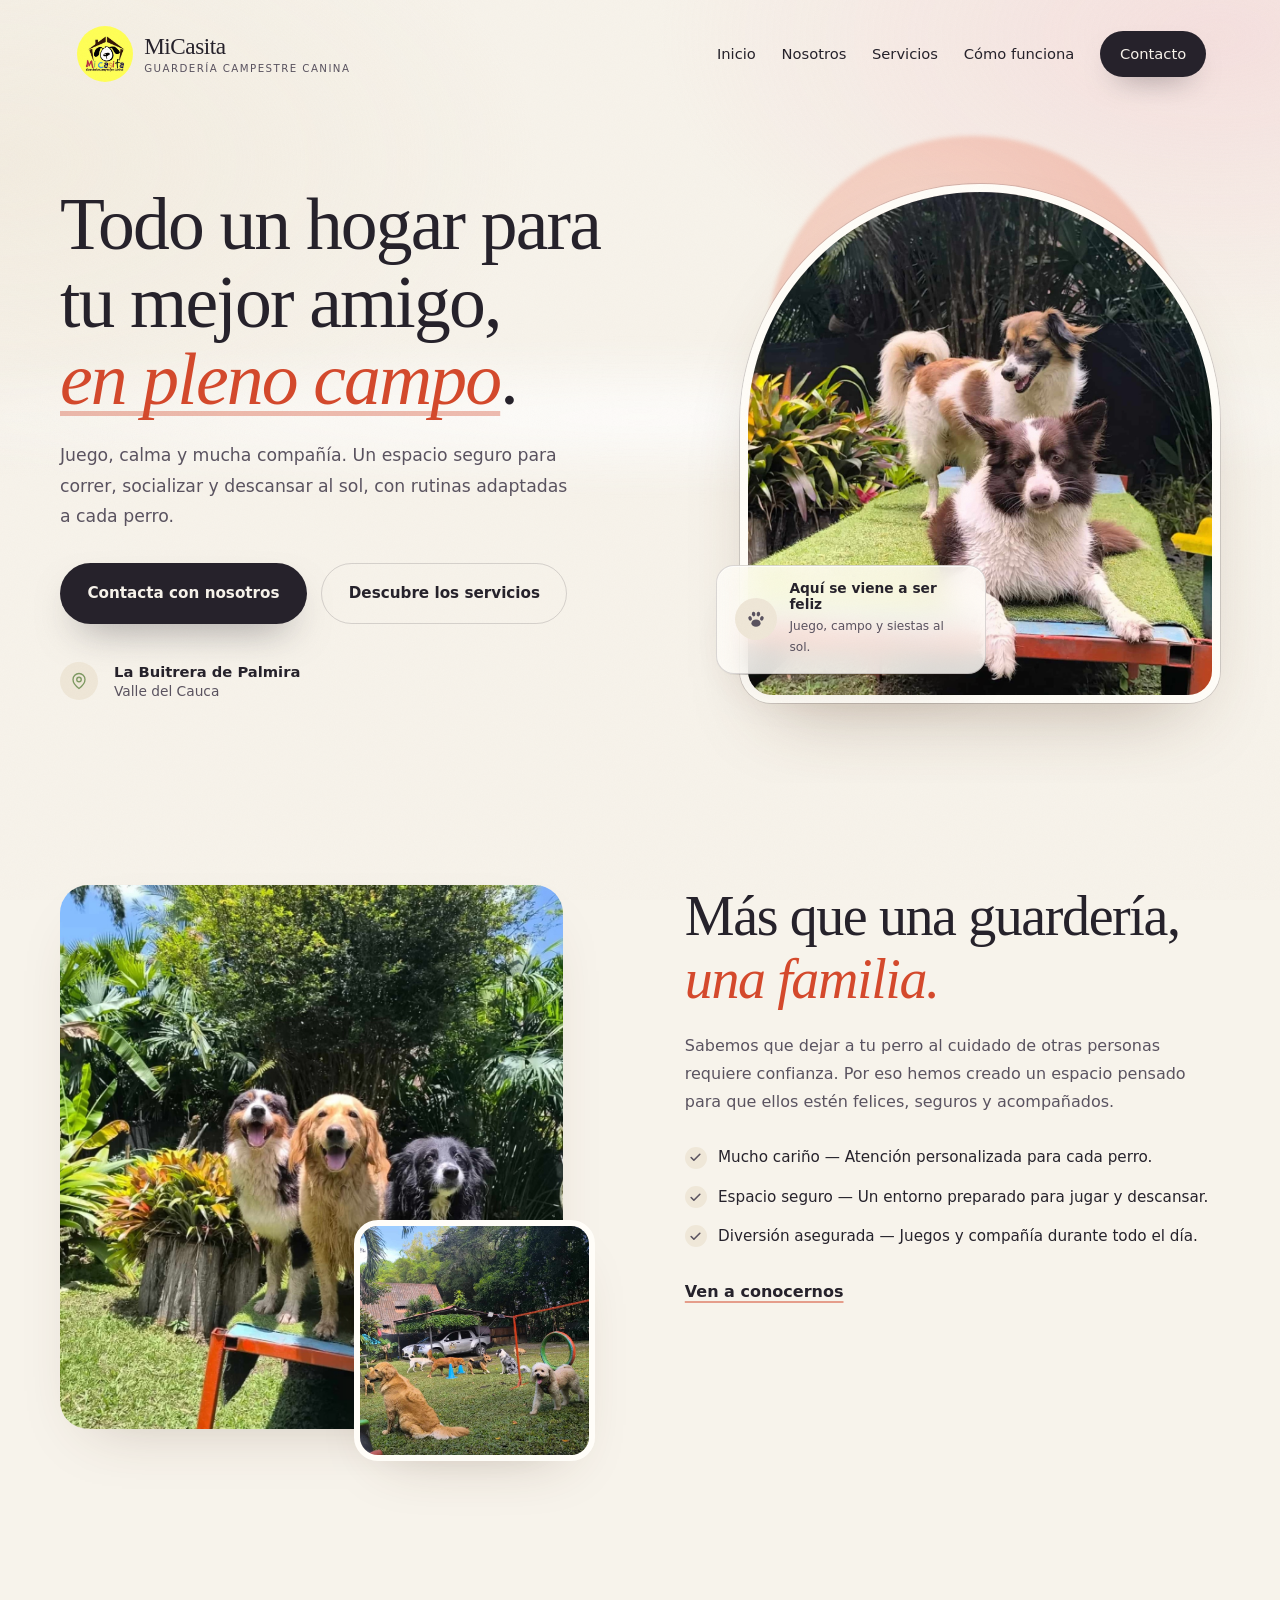
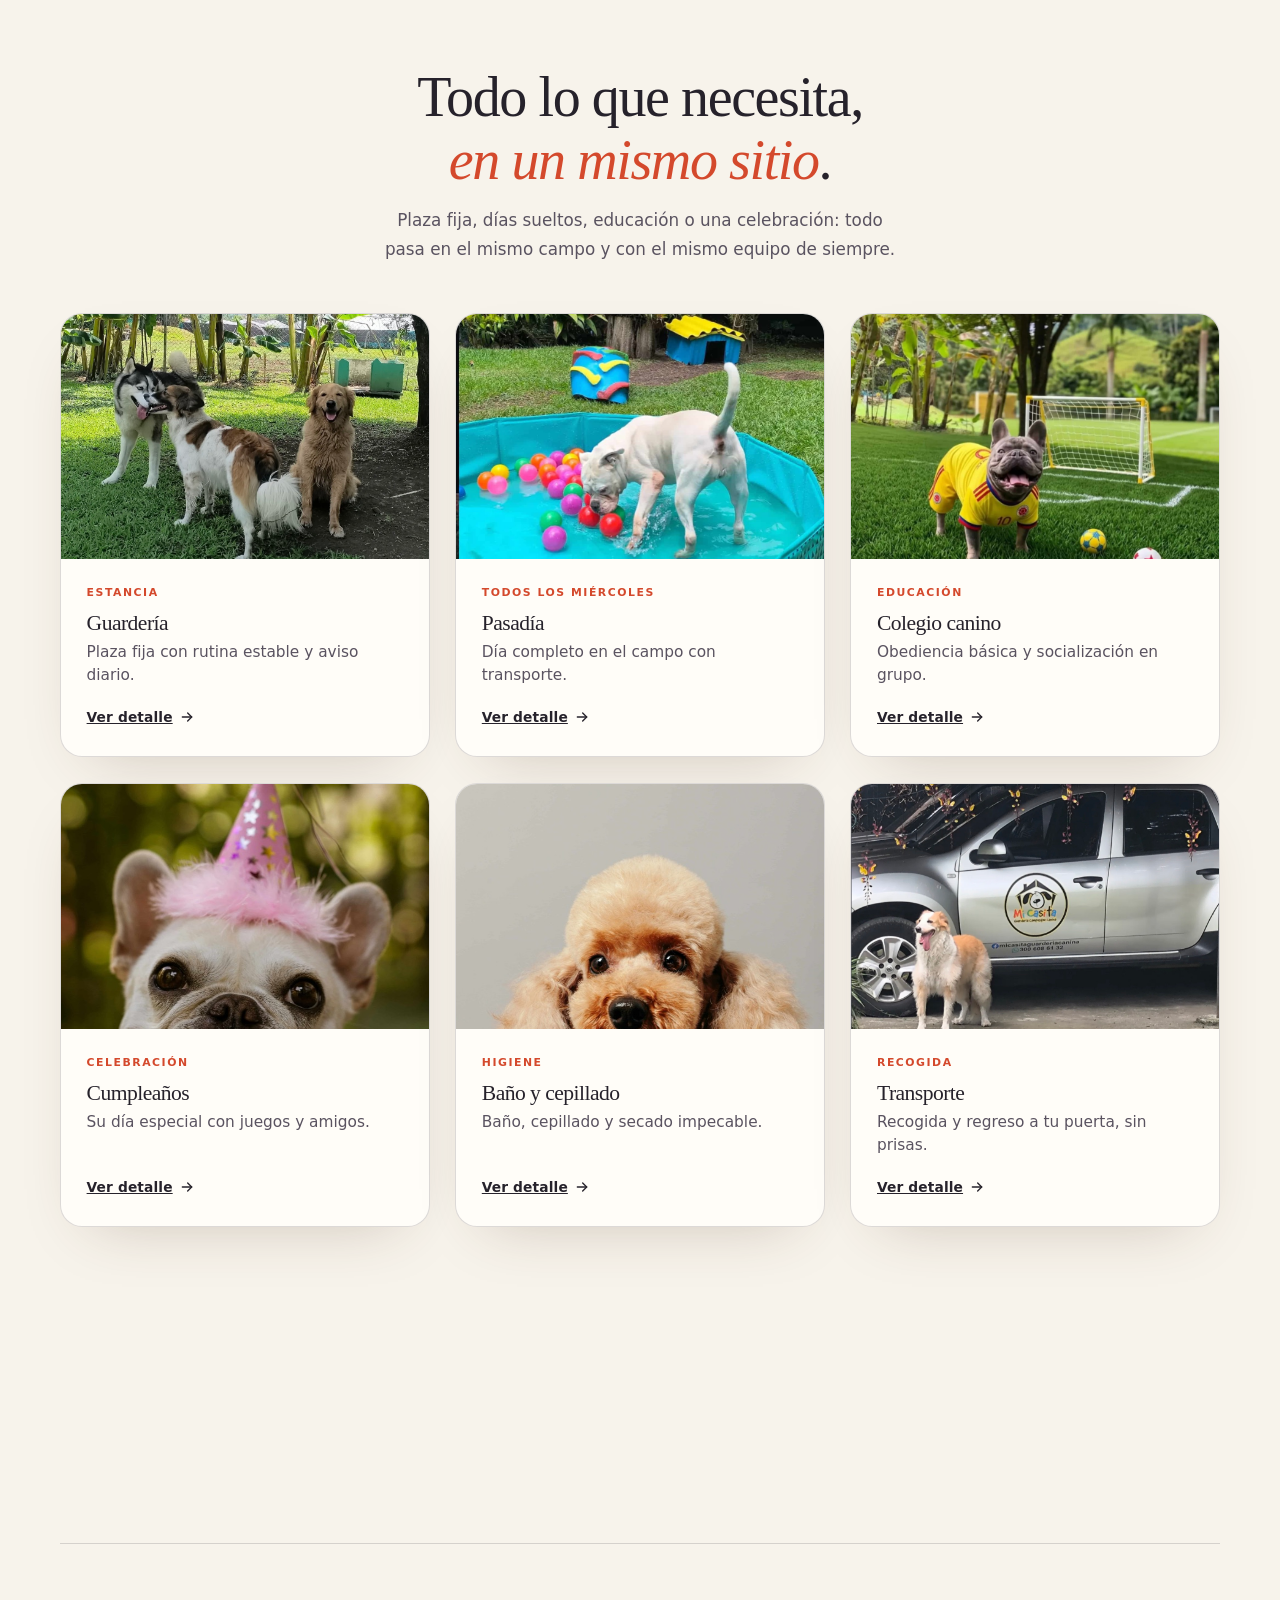
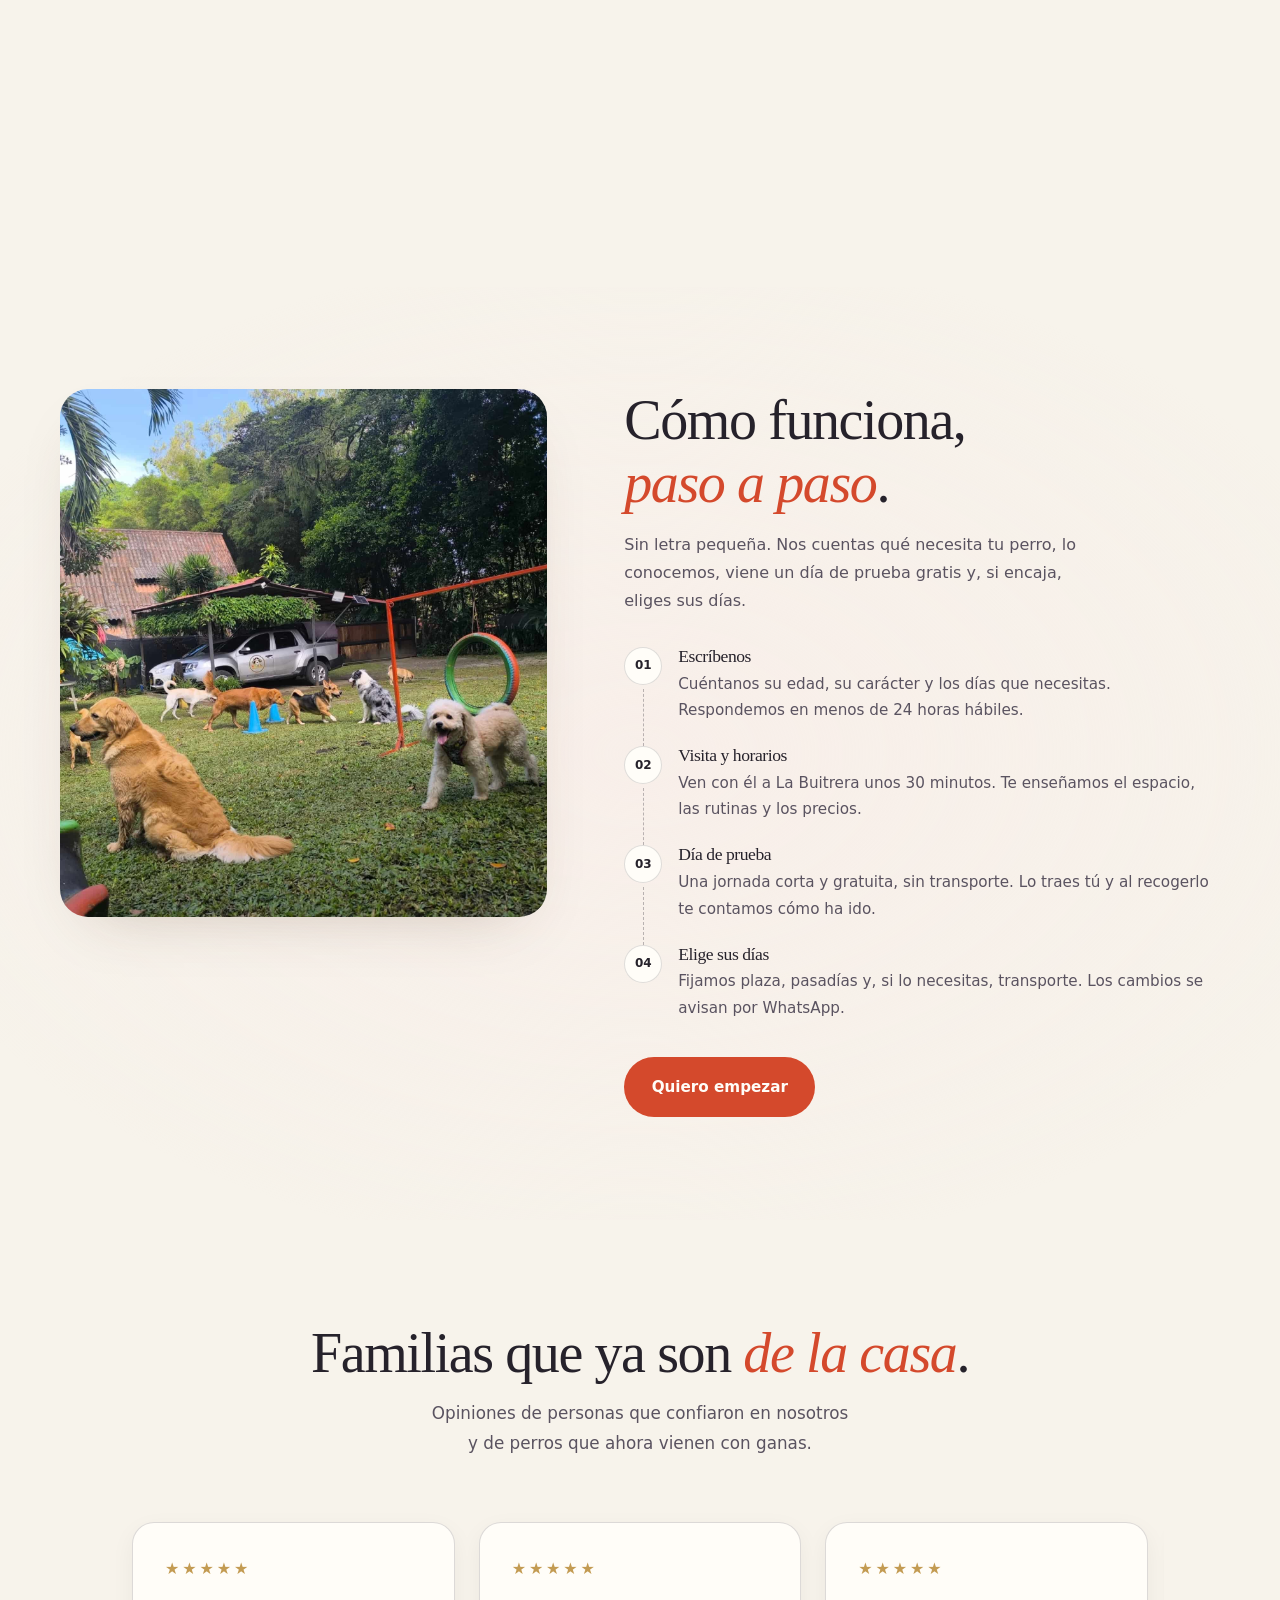
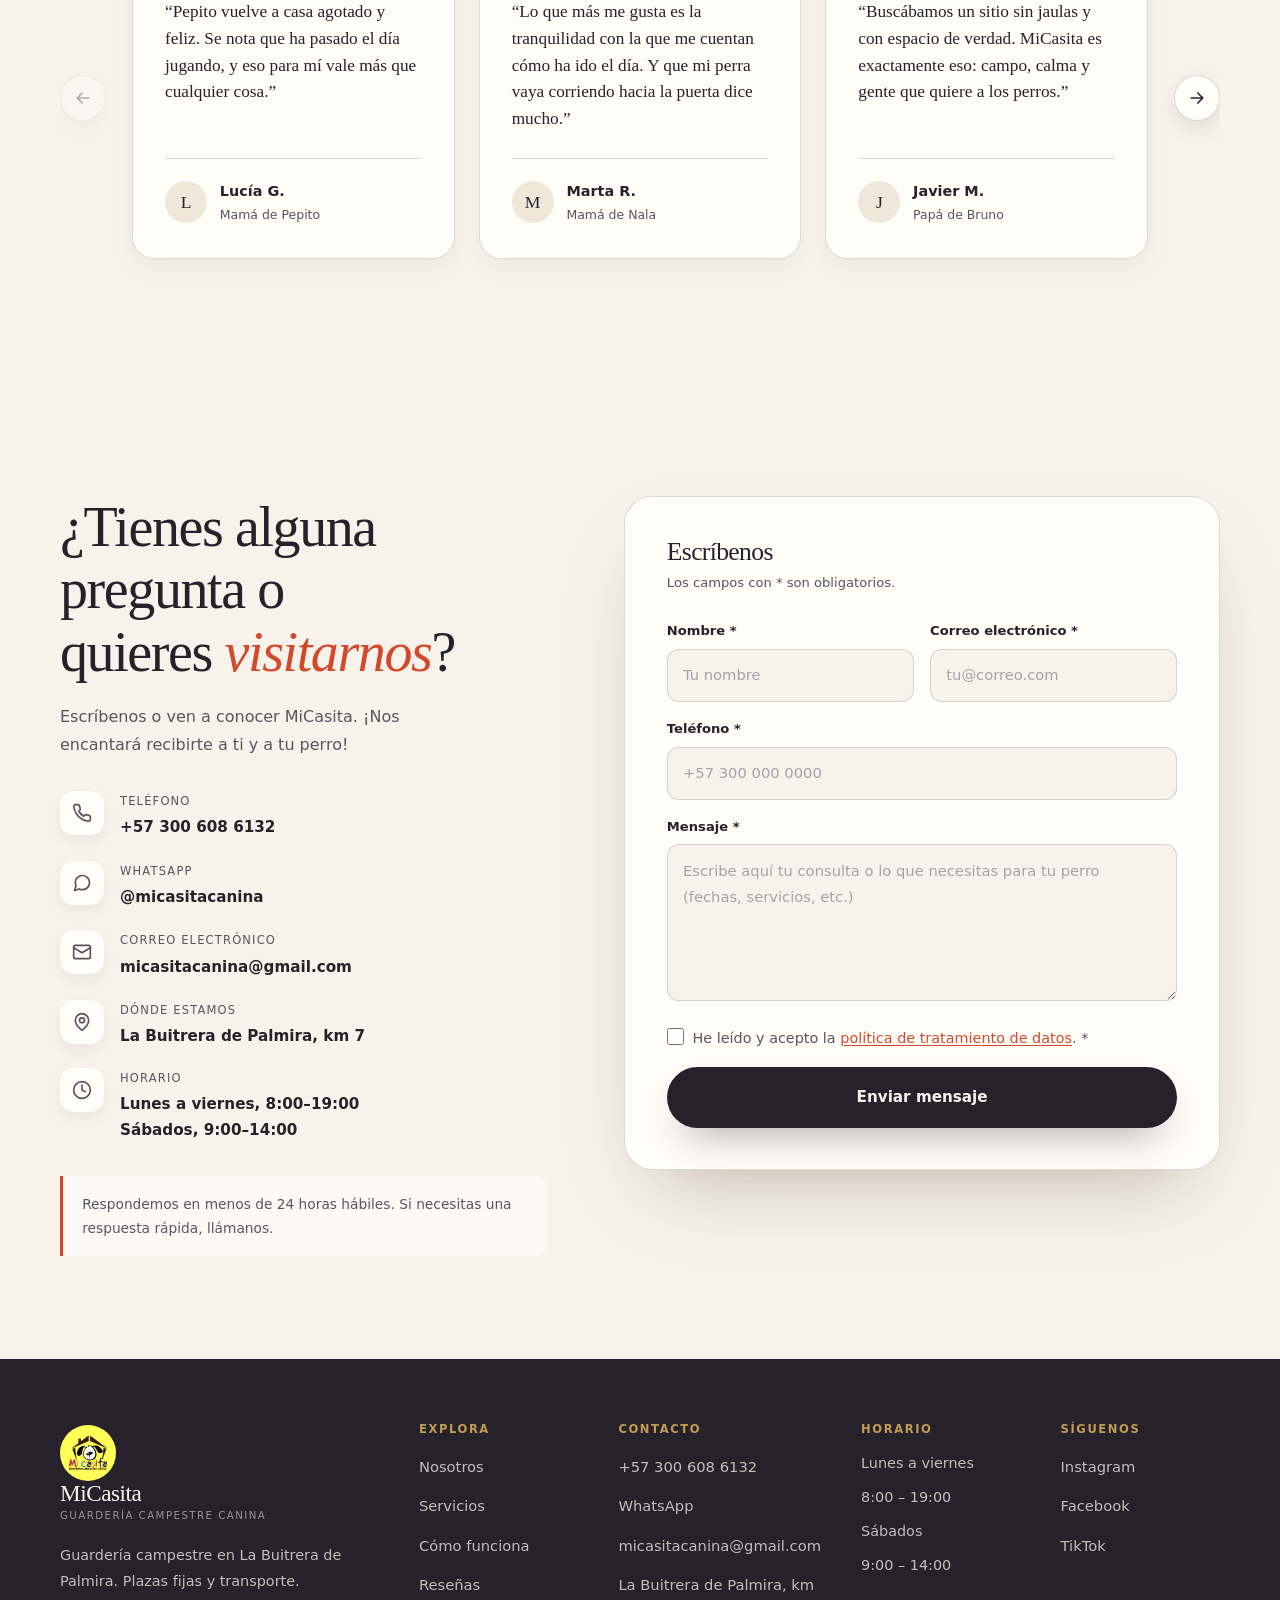
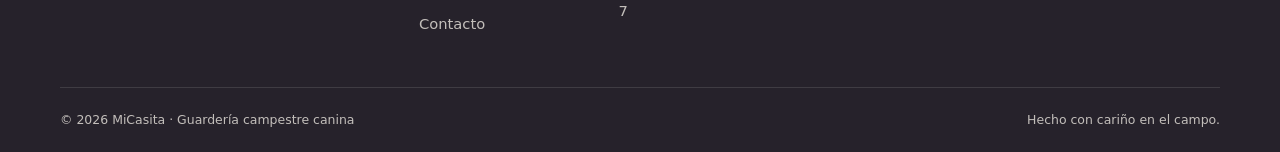
<file: index.html>
<!DOCTYPE html>
<html lang="es">
<head>
  <meta charset="UTF-8">
  <meta name="viewport" content="width=device-width, initial-scale=1.0">
  <title>MiCasita · Guardería campestre canina en Palmira</title>
  <meta name="description" content="MiCasita es una guardería campestre canina en La Buitrera de Palmira, Valle del Cauca: días de campo, juego, cuidado y calma para tu perro.">
  <link rel="icon" href="imagenes/logo.jpeg" type="image/jpeg">
  <link rel="stylesheet" href="styles.css">
</head>
<body>
  <a class="skip-link" href="#contenido">Saltar al contenido</a>

  <!-- ===== Barra de navegación ===== -->
  <header class="header">
    <div class="container header__inner">
      <a class="logo" href="#inicio" aria-label="MiCasita, ir al inicio">
        <img class="logo__mark" src="imagenes/logo-circular.png" alt="" width="1564" height="1564">
        <span class="logo__text">
          <span class="logo__name">MiCasita</span>
          <span class="logo__tagline">Guardería campestre canina</span>
        </span>
      </a>

      <nav class="nav" id="menu-principal" aria-label="Navegación principal">
        <a href="#inicio">Inicio</a>
        <a href="#nosotros">Nosotros</a>
        <a href="#servicios">Servicios</a>
        <a href="#como-funciona">Cómo funciona</a>
        <a class="nav__cta" href="#contacto">Contacto</a>
      </nav>

      <button class="nav-toggle" type="button" aria-expanded="false" aria-controls="menu-principal" aria-label="Abrir menú">
        <span class="nav-toggle__bar"></span>
        <span class="nav-toggle__bar"></span>
        <span class="nav-toggle__bar"></span>
      </button>
    </div>
  </header>

  <main id="contenido">
    <!-- ===== Hero ===== -->
    <section class="hero" id="inicio">
      <div class="container hero__grid">
        <div class="hero__content">
          <h1>Todo un hogar para tu mejor amigo, <span class="titulo-acento">en pleno campo</span>.</h1>
          <p class="hero__text">
            Juego, calma y mucha compañía. Un espacio seguro para correr, socializar
            y descansar al sol, con rutinas adaptadas a cada perro.
          </p>

          <div class="hero__actions">
            <a class="button button--primary" href="#contacto">
              Contacta con nosotros
            </a>
            <a class="button button--ghost" href="#servicios">Descubre los servicios</a>
          </div>

          <div class="hero__trust">
            <span class="hero__pin" aria-hidden="true">
              <svg viewBox="0 0 24 24" fill="none" stroke="currentColor" stroke-width="1.8" stroke-linecap="round" stroke-linejoin="round">
                <path d="M20 10c0 6-8 12-8 12s-8-6-8-12a8 8 0 0 1 16 0Z"/>
                <circle cx="12" cy="10" r="3"/>
              </svg>
            </span>

            <p>
              <strong>La Buitrera de Palmira</strong>
              Valle del Cauca
            </p>
          </div>
        </div>

        <div class="hero__media">
          <figure class="hero__photo">
            <img src="imagenes/hero.jpg" alt="Dos perros de MiCasita descansando sobre una plataforma de césped en el jardín" width="1295" height="1400">
          </figure>
          <div class="hero__card">
            <span class="hero__card-icon" aria-hidden="true">
              <svg viewBox="0 0 24 24" fill="currentColor">
                <ellipse cx="12" cy="16.5" rx="5" ry="4"/>
                <ellipse cx="5.6" cy="11.3" rx="1.9" ry="2.5" transform="rotate(-20 5.6 11.3)"/>
                <ellipse cx="9.4" cy="6.6" rx="1.9" ry="2.6" transform="rotate(-8 9.4 6.6)"/>
                <ellipse cx="14.6" cy="6.6" rx="1.9" ry="2.6" transform="rotate(8 14.6 6.6)"/>
                <ellipse cx="18.4" cy="11.3" rx="1.9" ry="2.5" transform="rotate(20 18.4 11.3)"/>
              </svg>
            </span>
            <div>
              <strong>Aquí se viene a ser feliz</strong>
              <span>Juego, campo y siestas al sol.</span>
            </div>
          </div>
        </div>
      </div>

    </section>

    <!-- ===== Quiénes somos ===== -->
    <section class="section about" id="nosotros">
      <div class="container about__grid">
        <div class="about__media" data-reveal>
          <figure class="about__photo about__photo--main">
            <img src="imagenes/nosotros.jpg" alt="Tres perros felices posando juntos en el jardín de MiCasita" width="1110" height="1200" loading="lazy">
          </figure>
          <figure class="about__photo about__photo--small">
            <img src="imagenes/pasoapaso.jpg" alt="Varios perros jugando y socializando en el espacio exterior de MiCasita" loading="lazy">
          </figure>
        </div>

        <div class="about__content" data-reveal>
          <h2><span class="about__title-line">Más que una guardería,</span><span class="about__title-line titulo-acento">una familia.</span></h2>
          <p>
            Sabemos que dejar a tu perro al cuidado de otras personas requiere confianza.
            Por eso hemos creado un espacio pensado para que ellos estén felices, seguros
            y acompañados.
          </p>


          <ul class="about__list">
            <li>
              <span class="check" aria-hidden="true">
                <svg viewBox="0 0 24 24" fill="none" stroke="currentColor" stroke-width="3" stroke-linecap="round" stroke-linejoin="round">
                  <path d="M20 6 9 17l-5-5"/>
                </svg>
              </span>
              Mucho cariño — Atención personalizada para cada perro.
            </li>
            <li>
              <span class="check" aria-hidden="true">
                <svg viewBox="0 0 24 24" fill="none" stroke="currentColor" stroke-width="3" stroke-linecap="round" stroke-linejoin="round">
                  <path d="M20 6 9 17l-5-5"/>
                </svg>
              </span>
              Espacio seguro — Un entorno preparado para jugar y descansar.
            </li>
            <li>
              <span class="check" aria-hidden="true">
                <svg viewBox="0 0 24 24" fill="none" stroke="currentColor" stroke-width="3" stroke-linecap="round" stroke-linejoin="round">
                  <path d="M20 6 9 17l-5-5"/>
                </svg>
              </span>
              Diversión asegurada — Juegos y compañía durante todo el día.
            </li>
          </ul>

          <a class="text-link" href="#contacto">
            Ven a conocernos
          </a>
        </div>
      </div>
    </section>

    <!-- ===== Servicios ===== -->
    <section class="section services" id="servicios">
      <div class="container">
        <div class="section__head section__head--center" data-reveal>
          <div>
            <h2>Todo lo que necesita,<br><span class="titulo-acento">en un mismo sitio</span>.</h2>
          </div>
          <p class="section__intro">
            Plaza fija, días sueltos, educación o una celebración: todo pasa en el
            mismo campo y con el mismo equipo de siempre.
          </p>
        </div>

        <div class="services__grid">
          <article class="service-card" data-reveal>
            <figure>
              <img src="imagenes/guarderia.jpg" alt="Perro sonriendo en el jardín de MiCasita" width="1200" height="927" loading="lazy">
            </figure>
            <div class="service-card__body">
              <span class="service-card__tag">Estancia</span>
              <h3>Guardería</h3>
              <p>Plaza fija con rutina estable y aviso diario.</p>
              <a class="service-card__link" href="servicio-guarderia.html" aria-label="Ver el detalle de Guardería">
                Ver detalle
                <svg viewBox="0 0 24 24" fill="none" stroke="currentColor" stroke-width="2" stroke-linecap="round" stroke-linejoin="round" aria-hidden="true">
                  <path d="M5 12h14"/>
                  <path d="m13 6 6 6-6 6"/>
                </svg>
              </a>
            </div>
          </article>

          <article class="service-card" data-reveal>
            <figure>
              <img src="imagenes/pasadia.jpg" alt="Perro jugando en una piscina de bolas en MiCasita" width="962" height="1000" loading="lazy">
            </figure>
            <div class="service-card__body">
              <span class="service-card__tag">Todos los miércoles</span>
              <h3>Pasadía</h3>
              <p>Día completo en el campo con transporte.</p>
              <a class="service-card__link" href="servicio-pasadia.html" aria-label="Ver el detalle de Pasadía">
                Ver detalle
                <svg viewBox="0 0 24 24" fill="none" stroke="currentColor" stroke-width="2" stroke-linecap="round" stroke-linejoin="round" aria-hidden="true">
                  <path d="M5 12h14"/>
                  <path d="m13 6 6 6-6 6"/>
                </svg>
              </a>
            </div>
          </article>

          <article class="service-card" data-reveal>
            <figure>
              <img src="imagenes/colegio.jpg" alt="Perro con camiseta amarilla en el campo de juego de MiCasita" width="1000" height="844" loading="lazy">
            </figure>
            <div class="service-card__body">
              <span class="service-card__tag">Educación</span>
              <h3>Colegio canino</h3>
              <p>Obediencia básica y socialización en grupo.</p>
              <a class="service-card__link" href="servicio-colegio-canino.html" aria-label="Ver el detalle de Colegio canino">
                Ver detalle
                <svg viewBox="0 0 24 24" fill="none" stroke="currentColor" stroke-width="2" stroke-linecap="round" stroke-linejoin="round" aria-hidden="true">
                  <path d="M5 12h14"/>
                  <path d="m13 6 6 6-6 6"/>
                </svg>
              </a>
            </div>
          </article>

          <article class="service-card" data-reveal>
            <figure>
              <img src="imagenes/cumpleanos.jpg" alt="Perro con un gorro de cumpleaños celebrando su día" width="669" height="1000" loading="lazy">
            </figure>
            <div class="service-card__body">
              <span class="service-card__tag">Celebración</span>
              <h3>Cumpleaños</h3>
              <p>Su día especial con juegos y amigos.</p>
              <a class="service-card__link" href="servicio-cumpleanos.html" aria-label="Ver el detalle de Cumpleaños">
                Ver detalle
                <svg viewBox="0 0 24 24" fill="none" stroke="currentColor" stroke-width="2" stroke-linecap="round" stroke-linejoin="round" aria-hidden="true">
                  <path d="M5 12h14"/>
                  <path d="m13 6 6 6-6 6"/>
                </svg>
              </a>
            </div>
          </article>

          <article class="service-card" data-reveal>
            <figure>
              <img src="imagenes/bano.jpg" alt="Perro recién peinado después de su baño en MiCasita" width="666" height="1000" loading="lazy">
            </figure>
            <div class="service-card__body">
              <span class="service-card__tag">Higiene</span>
              <h3>Baño y cepillado</h3>
              <p>Baño, cepillado y secado impecable.</p>
              <a class="service-card__link" href="servicio-bano-cepillado.html" aria-label="Ver el detalle de Baño y cepillado">
                Ver detalle
                <svg viewBox="0 0 24 24" fill="none" stroke="currentColor" stroke-width="2" stroke-linecap="round" stroke-linejoin="round" aria-hidden="true">
                  <path d="M5 12h14"/>
                  <path d="m13 6 6 6-6 6"/>
                </svg>
              </a>
            </div>
          </article>

          <article class="service-card" data-reveal>
            <figure>
              <img src="imagenes/transporte.jpg" alt="Camioneta de MiCasita aparcada junto al campo donde juegan los perros" width="1200" height="962" loading="lazy">
            </figure>
            <div class="service-card__body">
              <span class="service-card__tag">Recogida</span>
              <h3>Transporte</h3>
              <p>Recogida y regreso a tu puerta, sin prisas.</p>
              <a class="service-card__link" href="servicio-transporte.html" aria-label="Ver el detalle de Transporte">
                Ver detalle
                <svg viewBox="0 0 24 24" fill="none" stroke="currentColor" stroke-width="2" stroke-linecap="round" stroke-linejoin="round" aria-hidden="true">
                  <path d="M5 12h14"/>
                  <path d="m13 6 6 6-6 6"/>
                </svg>
              </a>
            </div>
          </article>
        </div>
      </div>
    </section>

    <!-- ===== Beneficios ===== -->
    <section class="section benefits">
      <div class="container">
        <div class="section__head section__head--center" data-reveal>
          <h2>Así son sus días <span class="titulo-acento">en el campo</span>.</h2>
        </div>

        <ul class="feature-grid">
          <li data-reveal>
            <article class="feature-card">
              <span class="feature-card__icon" aria-hidden="true">
                <svg viewBox="0 0 24 24" fill="none" stroke="currentColor" stroke-width="1.8" stroke-linecap="round" stroke-linejoin="round">
                  <path d="M7 16a4 4 0 0 1-.6-7.95 5 5 0 0 1 9.7 1.1A3.5 3.5 0 0 1 17 16H7Z"/>
                  <path d="M12 16v5"/>
                </svg>
              </span>
              <h3>Amplios espacios verdes</h3>
              <p>Campo abierto para correr, explorar y descansar a la sombra.</p>
            </article>
          </li>

          <li data-reveal>
            <article class="feature-card">
              <span class="feature-card__icon" aria-hidden="true">
                <svg viewBox="0 0 24 24" fill="none" stroke="currentColor" stroke-width="1.8" stroke-linecap="round" stroke-linejoin="round">
                  <path d="M20.8 5.9a5 5 0 0 0-7.1 0L12 7.6l-1.7-1.7a5 5 0 0 0-7.1 7.1L12 21l8.8-8a5 5 0 0 0 0-7.1Z"/>
                </svg>
              </span>
              <h3>Rutinas adaptadas</h3>
              <p>Grupos pequeños y actividad ajustada a su edad y su energía.</p>
            </article>
          </li>

          <li data-reveal>
            <article class="feature-card">
              <span class="feature-card__icon" aria-hidden="true">
                <svg viewBox="0 0 24 24" fill="currentColor">
                  <ellipse cx="12" cy="16.5" rx="5" ry="4"/>
                  <ellipse cx="5.6" cy="11.3" rx="1.9" ry="2.5" transform="rotate(-20 5.6 11.3)"/>
                  <ellipse cx="9.4" cy="6.6" rx="1.9" ry="2.6" transform="rotate(-8 9.4 6.6)"/>
                  <ellipse cx="14.6" cy="6.6" rx="1.9" ry="2.6" transform="rotate(8 14.6 6.6)"/>
                  <ellipse cx="18.4" cy="11.3" rx="1.9" ry="2.5" transform="rotate(20 18.4 11.3)"/>
                </svg>
              </span>
              <h3>Juegos, socialización y mucho cariño</h3>
              <p>Juego con otros perros y mimos de sobra durante todo el día.</p>
            </article>
          </li>

          <li data-reveal>
            <article class="feature-card">
              <span class="feature-card__icon" aria-hidden="true">
                <svg viewBox="0 0 24 24" fill="none" stroke="currentColor" stroke-width="1.8" stroke-linecap="round" stroke-linejoin="round">
                  <path d="M14.5 5h-5L8 7H5a2 2 0 0 0-2 2v9a2 2 0 0 0 2 2h14a2 2 0 0 0 2-2V9a2 2 0 0 0-2-2h-3l-1.5-2Z"/>
                  <circle cx="12" cy="13" r="3.5"/>
                </svg>
              </span>
              <h3>Te enviamos fotos y videos</h3>
              <p>Al final del día recibes imágenes suyas para ver cómo lo ha pasado.</p>
            </article>
          </li>
        </ul>
      </div>
    </section>

    <!-- ===== Cómo funciona ===== -->
    <section class="section how" id="como-funciona">
      <div class="container how__grid">
        <div class="how__media" data-reveal>
          <img src="imagenes/pasoapaso.jpg" alt="Perros corriendo y jugando juntos en el campo de MiCasita" loading="lazy">
        </div>

        <div class="how__content" data-reveal>
          <h2>Cómo funciona, <span class="titulo-acento">paso a paso</span>.</h2>
          <p class="how__intro">
            Sin letra pequeña. Nos cuentas qué necesita tu perro, lo conocemos,
            viene un día de prueba gratis y, si encaja, eliges sus días.
          </p>

          <ol class="steps">
            <li>
              <span class="steps__num" aria-hidden="true">01</span>
              <div>
                <h3>Escríbenos</h3>
                <p>Cuéntanos su edad, su carácter y los días que necesitas. Respondemos en menos de 24 horas hábiles.</p>
              </div>
            </li>
            <li>
              <span class="steps__num" aria-hidden="true">02</span>
              <div>
                <h3>Visita y horarios</h3>
                <p>Ven con él a La Buitrera unos 30 minutos. Te enseñamos el espacio, las rutinas y los precios.</p>
              </div>
            </li>
            <li>
              <span class="steps__num" aria-hidden="true">03</span>
              <div>
                <h3>Día de prueba</h3>
                <p>Una jornada corta y gratuita, sin transporte. Lo traes tú y al recogerlo te contamos cómo ha ido.</p>
              </div>
            </li>
            <li>
              <span class="steps__num" aria-hidden="true">04</span>
              <div>
                <h3>Elige sus días</h3>
                <p>Fijamos plaza, pasadías y, si lo necesitas, transporte. Los cambios se avisan por WhatsApp.</p>
              </div>
            </li>
          </ol>

          <a class="button button--honey" href="#contacto">Quiero empezar</a>
        </div>
      </div>
    </section>

    <!-- ===== Reseñas ===== -->
    <section class="section reviews" id="resenas">
      <div class="container">
        <div class="section__head section__head--center" data-reveal>
          <h2>Familias que ya son <span class="titulo-acento">de la casa</span>.</h2>
          <p class="section__intro">
            Opiniones de personas que confiaron en nosotros y de perros
            que ahora vienen con ganas.
          </p>
        </div>

        <div class="carousel">
          <div class="carousel__track" id="reviews-track" role="region" aria-roledescription="carrusel" aria-label="Reseñas de clientes" tabindex="0">
            <figure class="review">
              <div class="review__stars" aria-hidden="true">★★★★★</div>
              <span class="sr-only">5 de 5 estrellas</span>
              <blockquote>
                “Pepito vuelve a casa agotado y feliz. Se nota que ha pasado el día
                jugando, y eso para mí vale más que cualquier cosa.”
              </blockquote>
              <figcaption>
                <span class="review__avatar" aria-hidden="true">L</span>
                <div>
                  <strong>Lucía G.</strong>
                  <span>Mamá de Pepito</span>
                </div>
              </figcaption>
            </figure>

            <figure class="review">
              <div class="review__stars" aria-hidden="true">★★★★★</div>
              <span class="sr-only">5 de 5 estrellas</span>
              <blockquote>
                “Lo que más me gusta es la tranquilidad con la que me cuentan cómo
                ha ido el día. Y que mi perra vaya corriendo hacia la puerta dice mucho.”
              </blockquote>
              <figcaption>
                <span class="review__avatar" aria-hidden="true">M</span>
                <div>
                  <strong>Marta R.</strong>
                  <span>Mamá de Nala</span>
                </div>
              </figcaption>
            </figure>

            <figure class="review">
              <div class="review__stars" aria-hidden="true">★★★★★</div>
              <span class="sr-only">5 de 5 estrellas</span>
              <blockquote>
                “Buscábamos un sitio sin jaulas y con espacio de verdad. MiCasita
                es exactamente eso: campo, calma y gente que quiere a los perros.”
              </blockquote>
              <figcaption>
                <span class="review__avatar" aria-hidden="true">J</span>
                <div>
                  <strong>Javier M.</strong>
                  <span>Papá de Bruno</span>
                </div>
              </figcaption>
            </figure>

            <figure class="review">
              <div class="review__stars" aria-hidden="true">★★★★★</div>
              <span class="sr-only">5 de 5 estrellas</span>
              <blockquote>
                “Es la primera vez que dejo a Lola y no he podido estar más
                tranquila. Me contaron cómo había ido el día y volvió feliz.”
              </blockquote>
              <figcaption>
                <span class="review__avatar" aria-hidden="true">C</span>
                <div>
                  <strong>Carmen P.</strong>
                  <span>Mamá de Lola</span>
                </div>
              </figcaption>
            </figure>

            <figure class="review">
              <div class="review__stars" aria-hidden="true">★★★★★</div>
              <span class="sr-only">5 de 5 estrellas</span>
              <blockquote>
                “Un sitio precioso y un trato increíble. Se nota que aman lo que
                hacen y que los perros están a gusto.”
              </blockquote>
              <figcaption>
                <span class="review__avatar" aria-hidden="true">D</span>
                <div>
                  <strong>Diego S.</strong>
                  <span>Papá de Rocco</span>
                </div>
              </figcaption>
            </figure>

            <figure class="review">
              <div class="review__stars" aria-hidden="true">★★★★★</div>
              <span class="sr-only">5 de 5 estrellas</span>
              <blockquote>
                “Canela es mayor y necesita calma. Se adaptaron a su ritmo desde
                el primer día y eso se agradece muchísimo.”
              </blockquote>
              <figcaption>
                <span class="review__avatar" aria-hidden="true">E</span>
                <div>
                  <strong>Elena V.</strong>
                  <span>Mamá de Canela</span>
                </div>
              </figcaption>
            </figure>
          </div>

          <div class="carousel__controls">
            <button type="button" class="carousel__button carousel__button--prev" aria-label="Reseña anterior" aria-controls="reviews-track">
              <svg viewBox="0 0 24 24" fill="none" stroke="currentColor" stroke-width="2" stroke-linecap="round" stroke-linejoin="round" aria-hidden="true">
                <path d="M19 12H5M11 18l-6-6 6-6"/>
              </svg>
            </button>
            <button type="button" class="carousel__button carousel__button--next" aria-label="Reseña siguiente" aria-controls="reviews-track">
              <svg viewBox="0 0 24 24" fill="none" stroke="currentColor" stroke-width="2" stroke-linecap="round" stroke-linejoin="round" aria-hidden="true">
                <path d="M5 12h14M13 6l6 6-6 6"/>
              </svg>
            </button>
          </div>
        </div>
      </div>
    </section>

    <!-- ===== Contacto ===== -->
    <section class="section contact" id="contacto">
      <div class="container contact__grid">
        <div class="contact__info" data-reveal>
          <h2>¿Tienes alguna pregunta o quieres <span class="titulo-acento">visitarnos</span>?</h2>
          <p>
            Escríbenos o ven a conocer MiCasita. ¡Nos encantará
            recibirte a ti y a tu perro!
          </p>

          <ul class="contact__details">
            <li>
              <span class="contact__icon" aria-hidden="true">
                <svg viewBox="0 0 24 24" fill="none" stroke="currentColor" stroke-width="2" stroke-linecap="round" stroke-linejoin="round">
                  <path d="M22 16.92v3a2 2 0 0 1-2.18 2 19.79 19.79 0 0 1-8.63-3.07 19.5 19.5 0 0 1-6-6 19.79 19.79 0 0 1-3.07-8.67A2 2 0 0 1 4.11 2h3a2 2 0 0 1 2 1.72c.13.96.36 1.9.7 2.81a2 2 0 0 1-.45 2.11L8.09 9.91a16 16 0 0 0 6 6l1.27-1.27a2 2 0 0 1 2.11-.45c.91.34 1.85.57 2.81.7A2 2 0 0 1 22 16.92z"/>
                </svg>
              </span>
              <div>
                <span>Teléfono</span>
                <a href="tel:+573006086132">+57 300 608 6132</a>
              </div>
            </li>
            <li>
              <span class="contact__icon" aria-hidden="true">
                <svg viewBox="0 0 24 24" fill="none" stroke="currentColor" stroke-width="2" stroke-linecap="round" stroke-linejoin="round">
                  <path d="M21 11.5a8.38 8.38 0 0 1-.9 3.8 8.5 8.5 0 0 1-7.6 4.7 8.38 8.38 0 0 1-3.8-.9L3 21l1.9-5.7a8.38 8.38 0 0 1-.9-3.8 8.5 8.5 0 0 1 4.7-7.6 8.38 8.38 0 0 1 3.8-.9h.5a8.48 8.48 0 0 1 8 8z"/>
                </svg>
              </span>
              <div>
                <span>WhatsApp</span>
                <a href="https://wa.me/573006086132" target="_blank" rel="noopener noreferrer">@micasitacanina</a>
              </div>
            </li>
            <li>
              <span class="contact__icon" aria-hidden="true">
                <svg viewBox="0 0 24 24" fill="none" stroke="currentColor" stroke-width="2" stroke-linecap="round" stroke-linejoin="round">
                  <rect x="2" y="4" width="20" height="16" rx="2"/>
                  <path d="m22 7-10 6L2 7"/>
                </svg>
              </span>
              <div>
                <span>Correo electrónico</span>
                <a href="mailto:micasitacanina@gmail.com">micasitacanina@gmail.com</a>
              </div>
            </li>
            <li>
              <span class="contact__icon" aria-hidden="true">
                <svg viewBox="0 0 24 24" fill="none" stroke="currentColor" stroke-width="2" stroke-linecap="round" stroke-linejoin="round">
                  <path d="M20 10c0 6-8 12-8 12s-8-6-8-12a8 8 0 0 1 16 0Z"/>
                  <circle cx="12" cy="10" r="3"/>
                </svg>
              </span>
              <div>
                <span>Dónde estamos</span>
                <p><a href="https://www.google.com/maps/search/?api=1&query=La+Buitrera+de+Palmira,+km+7,+Palmira,+Valle+del+Cauca" target="_blank" rel="noopener noreferrer">La Buitrera de Palmira, km 7</a></p>
              </div>
            </li>
            <li>
              <span class="contact__icon" aria-hidden="true">
                <svg viewBox="0 0 24 24" fill="none" stroke="currentColor" stroke-width="2" stroke-linecap="round" stroke-linejoin="round">
                  <circle cx="12" cy="12" r="10"/>
                  <path d="M12 6v6l4 2"/>
                </svg>
              </span>
              <div>
                <span>Horario</span>
                <p>Lunes a viernes, 8:00–19:00<br>Sábados, 9:00–14:00</p>
              </div>
            </li>
          </ul>

          <div class="contact__note">
            <p>Respondemos en menos de 24 horas hábiles. Si necesitas una respuesta rápida, llámanos.</p>
          </div>
        </div>

        <div class="contact__form-wrap" data-reveal>
          <form class="contact__form" id="contact-form" novalidate>
            <h3>Escríbenos</h3>
            <p class="contact__form-intro">Los campos con * son obligatorios.</p>

            <div class="form-row">
              <div class="field">
                <label for="nombre">Nombre <span aria-hidden="true">*</span></label>
                <input type="text" id="nombre" name="nombre" autocomplete="name" placeholder="Tu nombre" aria-describedby="error-nombre" required>
                <p class="field__error" id="error-nombre" aria-live="polite"></p>
              </div>

              <div class="field">
                <label for="correo">Correo electrónico <span aria-hidden="true">*</span></label>
                <input type="email" id="correo" name="correo" autocomplete="email" placeholder="tu@correo.com" aria-describedby="error-correo" required>
                <p class="field__error" id="error-correo" aria-live="polite"></p>
              </div>
            </div>

            <div class="field">
              <label for="telefono">Teléfono <span aria-hidden="true">*</span></label>
              <input type="tel" id="telefono" name="telefono" autocomplete="tel" placeholder="+57 300 000 0000" aria-describedby="error-telefono" required>
              <p class="field__error" id="error-telefono" aria-live="polite"></p>
            </div>

            <div class="field">
              <label for="mensaje">Mensaje <span aria-hidden="true">*</span></label>
              <textarea id="mensaje" name="mensaje" rows="5" placeholder="Escribe aquí tu consulta o lo que necesitas para tu perro (fechas, servicios, etc.)" aria-describedby="error-mensaje" required></textarea>
              <p class="field__error" id="error-mensaje" aria-live="polite"></p>
            </div>

            <div class="field field--check">
              <label class="check-line" for="acepto">
                <input type="checkbox" id="acepto" name="acepto" aria-describedby="error-acepto" required>
                <span>He leído y acepto la <a href="politica-de-datos.html">política de tratamiento de datos</a>. <span aria-hidden="true">*</span></span>
              </label>
              <p class="field__error" id="error-acepto" aria-live="polite"></p>
            </div>

            <button type="submit" class="button button--primary button--full">
              Enviar mensaje
            </button>

            <div class="form__success" id="form-success" role="status" aria-live="polite" tabindex="-1" hidden>
              <svg viewBox="0 0 24 24" fill="none" stroke="currentColor" stroke-width="2.5" stroke-linecap="round" stroke-linejoin="round" aria-hidden="true">
                <path d="M20 6 9 17l-5-5"/>
              </svg>
              <p id="success-text"></p>
            </div>
          </form>
        </div>
      </div>
    </section>
  </main>

  <!-- ===== Pie de página ===== -->
  <footer class="footer">
    <div class="container footer__grid">
      <div class="footer__brand">
        <a class="logo logo--footer" href="#inicio" aria-label="MiCasita, ir al inicio">
          <img class="logo__mark" src="imagenes/logo-circular.png" alt="" width="1564" height="1564">
          <span class="logo__text">
            <span class="logo__name">MiCasita</span>
            <span class="logo__tagline">Guardería campestre canina</span>
          </span>
        </a>
        <p>
          Guardería campestre en La Buitrera de Palmira.
          Plazas fijas y transporte.
        </p>
      </div>

      <div>
        <h3>Explora</h3>
        <ul>
          <li><a href="#nosotros">Nosotros</a></li>
          <li><a href="#servicios">Servicios</a></li>
          <li><a href="#como-funciona">Cómo funciona</a></li>
          <li><a href="#resenas">Reseñas</a></li>
          <li><a href="#contacto">Contacto</a></li>
        </ul>
      </div>

      <div>
        <h3>Contacto</h3>
        <ul>
          <li><a href="tel:+573006086132">+57 300 608 6132</a></li>
          <li><a href="https://wa.me/573006086132" target="_blank" rel="noopener noreferrer">WhatsApp</a></li>
          <li><a href="mailto:micasitacanina@gmail.com">micasitacanina@gmail.com</a></li>
          <li><a href="https://www.google.com/maps/search/?api=1&query=La+Buitrera+de+Palmira,+km+7,+Palmira,+Valle+del+Cauca" target="_blank" rel="noopener noreferrer">La Buitrera de Palmira, km 7</a></li>
        </ul>
      </div>

      <div>
        <h3>Horario</h3>
        <ul>
          <li>Lunes a viernes</li>
          <li>8:00 – 19:00</li>
          <li>Sábados</li>
          <li>9:00 – 14:00</li>
        </ul>
      </div>

      <div>
        <h3>Síguenos</h3>
        <ul class="footer__social">
          <li><a href="https://www.instagram.com/micasitacanina/" target="_blank" rel="noopener noreferrer">Instagram</a></li>
          <li><a href="https://www.facebook.com/micasitaguarderiacanina/?ref=NONE_xav_ig_profile_page_web#" target="_blank" rel="noopener noreferrer">Facebook</a></li>
          <li><a href="https://www.tiktok.com/search?q=micasitacanina&t=1794128139464" target="_blank" rel="noopener noreferrer">TikTok</a></li>
        </ul>
      </div>
    </div>
    <div class="container footer__bottom">
      <p>© 2026 MiCasita · Guardería campestre canina</p>
      <p>Hecho con cariño en el campo.</p>
    </div>
  </footer>

  <script src="app.js"></script>
</body>
</html>
</file>
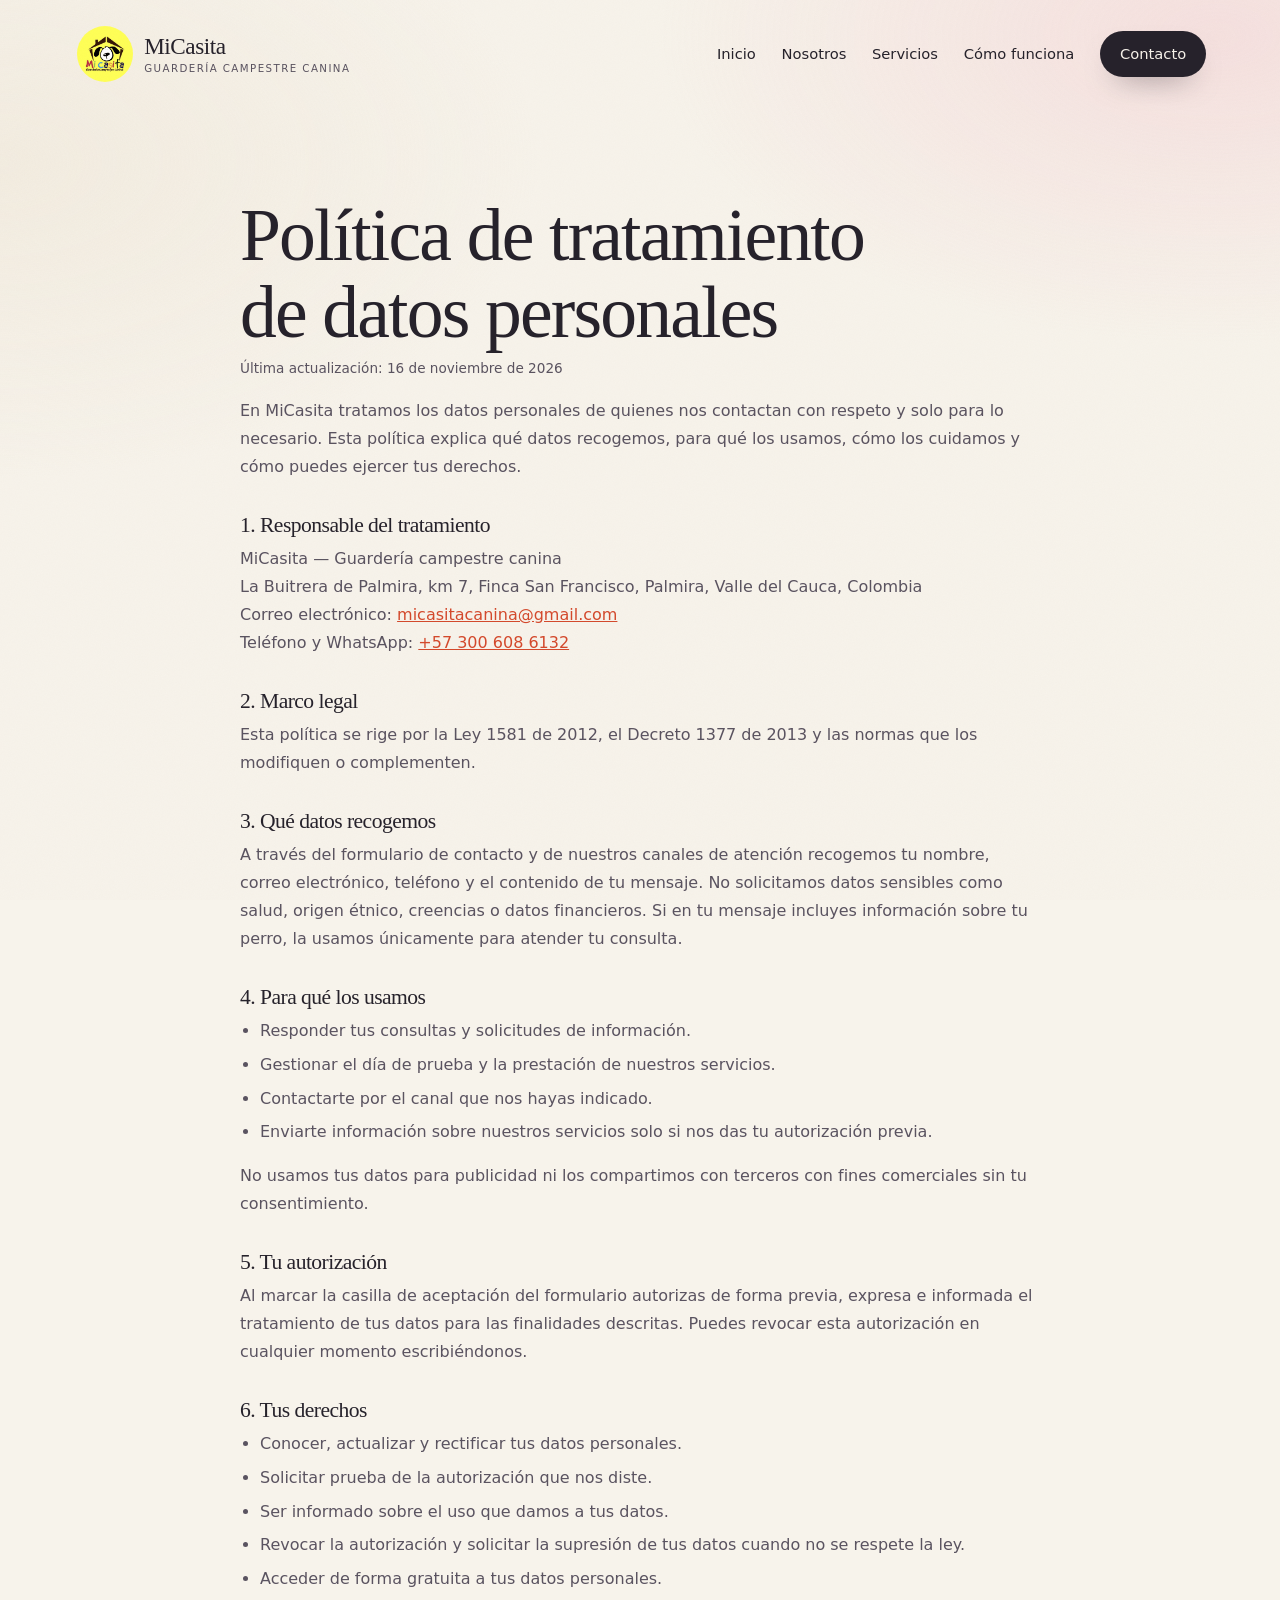
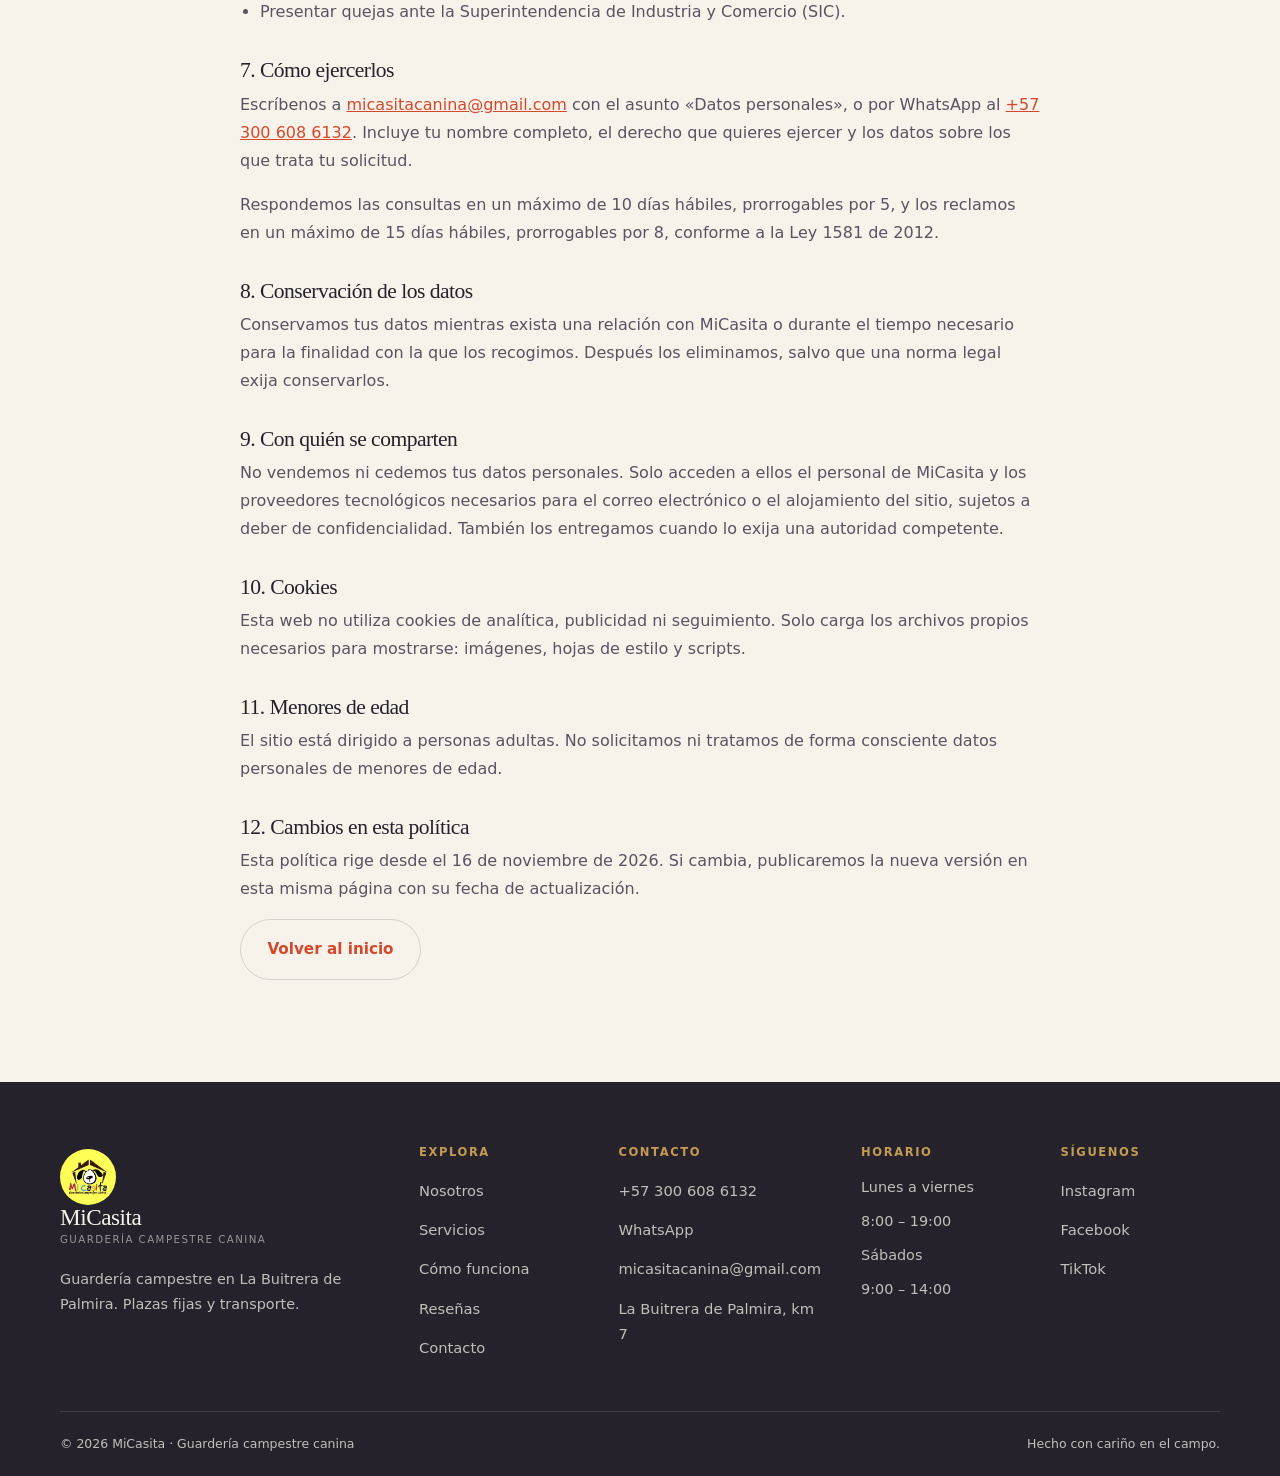
<file: politica-de-datos.html>
<!DOCTYPE html>
<html lang="es">
<head>
  <meta charset="UTF-8">
  <meta name="viewport" content="width=device-width, initial-scale=1.0">
  <title>Política de tratamiento de datos · MiCasita</title>
  <meta name="description" content="Política de tratamiento de datos personales de MiCasita, guardería campestre canina en Palmira.">
  <link rel="icon" href="imagenes/logo.jpeg" type="image/jpeg">
  <link rel="stylesheet" href="styles.css">
</head>
<body>
  <a class="skip-link" href="#contenido">Saltar al contenido</a>

  <!-- ===== Cabecera ===== -->
  <header class="header">
    <div class="container header__inner">
      <a class="logo" href="index.html" aria-label="MiCasita, ir al inicio">
        <img class="logo__mark" src="imagenes/logo-circular.png" alt="" width="1564" height="1564">
        <span class="logo__text">
          <span class="logo__name">MiCasita</span>
          <span class="logo__tagline">Guardería campestre canina</span>
        </span>
      </a>
      <nav class="nav" id="menu-principal" aria-label="Navegación principal">
        <a href="index.html">Inicio</a>
        <a href="index.html#nosotros">Nosotros</a>
        <a href="index.html#servicios">Servicios</a>
        <a href="index.html#como-funciona">Cómo funciona</a>
        <a class="nav__cta" href="index.html#contacto">Contacto</a>
      </nav>

      <button class="nav-toggle" type="button" aria-expanded="false" aria-controls="menu-principal" aria-label="Abrir menú">
        <span class="nav-toggle__bar"></span>
        <span class="nav-toggle__bar"></span>
        <span class="nav-toggle__bar"></span>
      </button>
    </div>
  </header>

  <main id="contenido">
    <section class="section">
      <div class="container">
        <article class="policy">
          <h1>Política de tratamiento de datos personales</h1>
          <p class="policy__date">Última actualización: 16 de noviembre de 2026</p>

          <p>
            En MiCasita tratamos los datos personales de quienes nos contactan con respeto y
            solo para lo necesario. Esta política explica qué datos recogemos, para qué los
            usamos, cómo los cuidamos y cómo puedes ejercer tus derechos.
          </p>

          <h2>1. Responsable del tratamiento</h2>
          <p>
            MiCasita — Guardería campestre canina<br>
            La Buitrera de Palmira, km 7, Finca San Francisco, Palmira, Valle del Cauca, Colombia<br>
            Correo electrónico: <a href="mailto:micasitacanina@gmail.com">micasitacanina@gmail.com</a><br>
            Teléfono y WhatsApp: <a href="tel:+573006086132">+57 300 608 6132</a>
          </p>

          <h2>2. Marco legal</h2>
          <p>
            Esta política se rige por la Ley 1581 de 2012, el Decreto 1377 de 2013 y las
            normas que los modifiquen o complementen.
          </p>

          <h2>3. Qué datos recogemos</h2>
          <p>
            A través del formulario de contacto y de nuestros canales de atención recogemos
            tu nombre, correo electrónico, teléfono y el contenido de tu mensaje. No solicitamos
            datos sensibles como salud, origen étnico, creencias o datos financieros. Si en tu
            mensaje incluyes información sobre tu perro, la usamos únicamente para atender tu
            consulta.
          </p>

          <h2>4. Para qué los usamos</h2>
          <ul>
            <li>Responder tus consultas y solicitudes de información.</li>
            <li>Gestionar el día de prueba y la prestación de nuestros servicios.</li>
            <li>Contactarte por el canal que nos hayas indicado.</li>
            <li>Enviarte información sobre nuestros servicios solo si nos das tu autorización previa.</li>
          </ul>
          <p>
            No usamos tus datos para publicidad ni los compartimos con terceros con fines
            comerciales sin tu consentimiento.
          </p>

          <h2>5. Tu autorización</h2>
          <p>
            Al marcar la casilla de aceptación del formulario autorizas de forma previa, expresa
            e informada el tratamiento de tus datos para las finalidades descritas. Puedes
            revocar esta autorización en cualquier momento escribiéndonos.
          </p>

          <h2>6. Tus derechos</h2>
          <ul>
            <li>Conocer, actualizar y rectificar tus datos personales.</li>
            <li>Solicitar prueba de la autorización que nos diste.</li>
            <li>Ser informado sobre el uso que damos a tus datos.</li>
            <li>Revocar la autorización y solicitar la supresión de tus datos cuando no se respete la ley.</li>
            <li>Acceder de forma gratuita a tus datos personales.</li>
            <li>Presentar quejas ante la Superintendencia de Industria y Comercio (SIC).</li>
          </ul>

          <h2>7. Cómo ejercerlos</h2>
          <p>
            Escríbenos a <a href="mailto:micasitacanina@gmail.com">micasitacanina@gmail.com</a>
            con el asunto «Datos personales», o por WhatsApp al
            <a href="https://wa.me/573006086132" target="_blank" rel="noopener noreferrer">+57 300 608 6132</a>.
            Incluye tu nombre completo, el derecho que quieres ejercer y los datos sobre los que
            trata tu solicitud.
          </p>
          <p>
            Respondemos las consultas en un máximo de 10 días hábiles, prorrogables por 5, y
            los reclamos en un máximo de 15 días hábiles, prorrogables por 8, conforme a la
            Ley 1581 de 2012.
          </p>

          <h2>8. Conservación de los datos</h2>
          <p>
            Conservamos tus datos mientras exista una relación con MiCasita o durante el tiempo
            necesario para la finalidad con la que los recogimos. Después los eliminamos, salvo
            que una norma legal exija conservarlos.
          </p>

          <h2>9. Con quién se comparten</h2>
          <p>
            No vendemos ni cedemos tus datos personales. Solo acceden a ellos el personal de
            MiCasita y los proveedores tecnológicos necesarios para el correo electrónico o el
            alojamiento del sitio, sujetos a deber de confidencialidad. También los entregamos
            cuando lo exija una autoridad competente.
          </p>

          <h2>10. Cookies</h2>
          <p>
            Esta web no utiliza cookies de analítica, publicidad ni seguimiento. Solo carga los
            archivos propios necesarios para mostrarse: imágenes, hojas de estilo y scripts.
          </p>

          <h2>11. Menores de edad</h2>
          <p>
            El sitio está dirigido a personas adultas. No solicitamos ni tratamos de forma
            consciente datos personales de menores de edad.
          </p>

          <h2>12. Cambios en esta política</h2>
          <p>
            Esta política rige desde el 16 de noviembre de 2026. Si cambia, publicaremos la
            nueva versión en esta misma página con su fecha de actualización.
          </p>

          <a class="button button--ghost" href="index.html">Volver al inicio</a>
        </article>
      </div>
    </section>
  </main>

  <!-- ===== Pie de página ===== -->
  <footer class="footer">
    <div class="container footer__grid">
      <div class="footer__brand">
        <a class="logo logo--footer" href="index.html" aria-label="MiCasita, ir al inicio">
          <img class="logo__mark" src="imagenes/logo-circular.png" alt="" width="1564" height="1564">
          <span class="logo__text">
            <span class="logo__name">MiCasita</span>
            <span class="logo__tagline">Guardería campestre canina</span>
          </span>
        </a>
        <p>
          Guardería campestre en La Buitrera de Palmira.
          Plazas fijas y transporte.
        </p>
      </div>
      <div>
        <h3>Explora</h3>
        <ul>
          <li><a href="index.html#nosotros">Nosotros</a></li>
          <li><a href="index.html#servicios">Servicios</a></li>
          <li><a href="index.html#como-funciona">Cómo funciona</a></li>
          <li><a href="index.html#resenas">Reseñas</a></li>
          <li><a href="index.html#contacto">Contacto</a></li>
        </ul>
      </div>
      <div>
        <h3>Contacto</h3>
        <ul>
          <li><a href="tel:+573006086132">+57 300 608 6132</a></li>
          <li><a href="https://wa.me/573006086132" target="_blank" rel="noopener noreferrer">WhatsApp</a></li>
          <li><a href="mailto:micasitacanina@gmail.com">micasitacanina@gmail.com</a></li>
          <li><a href="https://www.google.com/maps/search/?api=1&query=La+Buitrera+de+Palmira,+km+7,+Palmira,+Valle+del+Cauca" target="_blank" rel="noopener noreferrer">La Buitrera de Palmira, km 7</a></li>
        </ul>
      </div>
      <div>
        <h3>Horario</h3>
        <ul>
          <li>Lunes a viernes</li>
          <li>8:00 – 19:00</li>
          <li>Sábados</li>
          <li>9:00 – 14:00</li>
        </ul>
      </div>
      <div>
        <h3>Síguenos</h3>
        <ul class="footer__social">
          <li><a href="https://www.instagram.com/micasitacanina/" target="_blank" rel="noopener noreferrer">Instagram</a></li>
          <li><a href="https://www.facebook.com/micasitaguarderiacanina/?ref=NONE_xav_ig_profile_page_web#" target="_blank" rel="noopener noreferrer">Facebook</a></li>
          <li><a href="https://www.tiktok.com/search?q=micasitacanina&t=1794128139464" target="_blank" rel="noopener noreferrer">TikTok</a></li>
        </ul>
      </div>
    </div>
    <div class="container footer__bottom">
      <p>© 2026 MiCasita · Guardería campestre canina</p>
      <p>Hecho con cariño en el campo.</p>
    </div>
  </footer>

  <script src="app.js"></script>
</body>
</html>
</file>
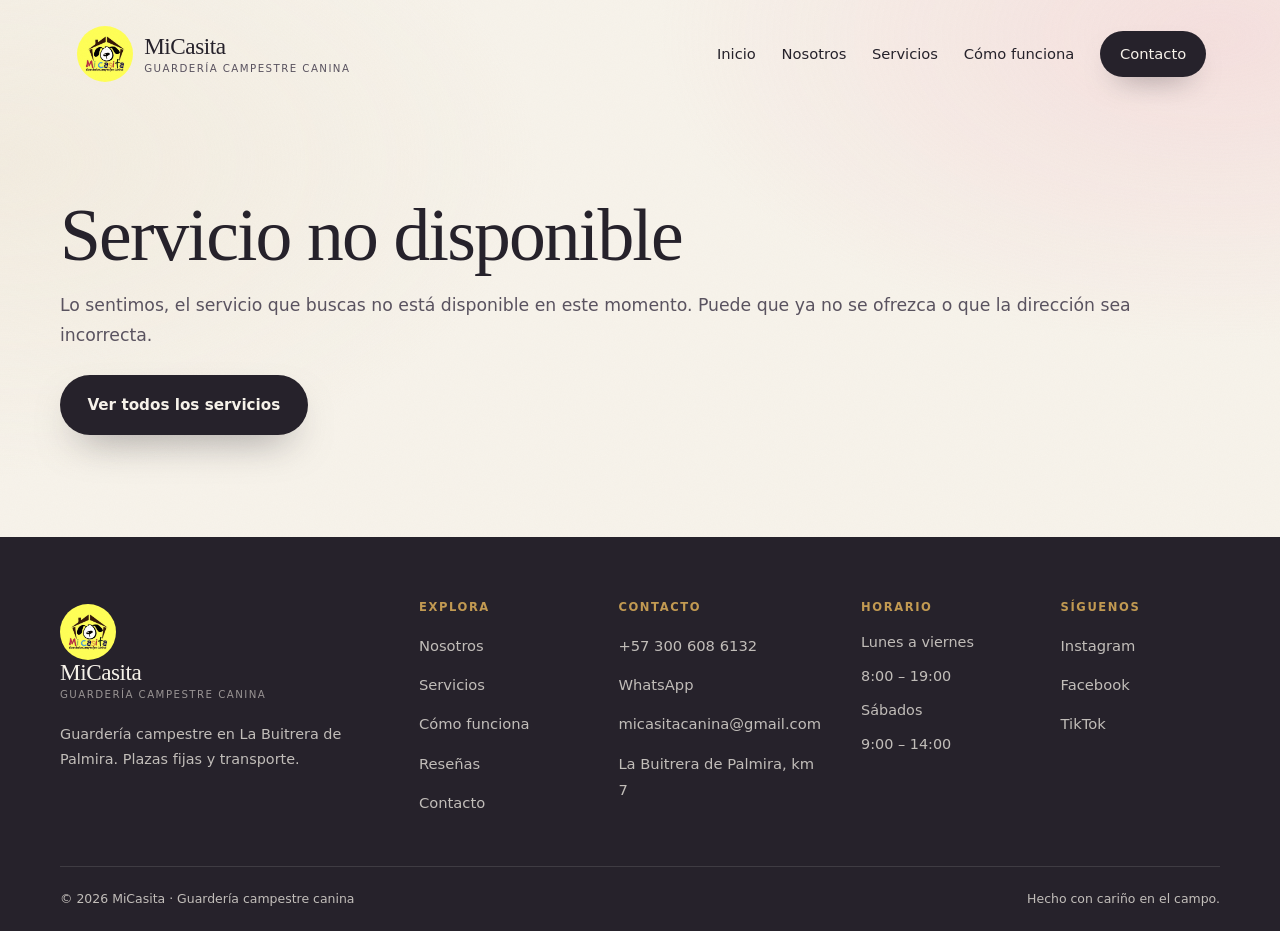
<file: servicio-no-encontrado.html>
<!DOCTYPE html>
<html lang="es">
<head>
  <meta charset="UTF-8">
  <meta name="viewport" content="width=device-width, initial-scale=1.0">
  <title>Servicio no encontrado · MiCasita</title>
  <meta name="description" content="El servicio que buscas no está disponible en MiCasita.">
  <link rel="icon" href="imagenes/logo.jpeg" type="image/jpeg">
  <link rel="stylesheet" href="styles.css">
</head>
<body>
  <a class="skip-link" href="#contenido">Saltar al contenido</a>

  <!-- ===== Cabecera ===== -->
  <header class="header">
    <div class="container header__inner">
      <a class="logo" href="index.html" aria-label="MiCasita, ir al inicio">
        <img class="logo__mark" src="imagenes/logo-circular.png" alt="" width="1564" height="1564">
        <span class="logo__text">
          <span class="logo__name">MiCasita</span>
          <span class="logo__tagline">Guardería campestre canina</span>
        </span>
      </a>
      <nav class="nav" id="menu-principal" aria-label="Navegación principal">
        <a href="index.html">Inicio</a>
        <a href="index.html#nosotros">Nosotros</a>
        <a href="index.html#servicios">Servicios</a>
        <a href="index.html#como-funciona">Cómo funciona</a>
        <a class="nav__cta" href="index.html#contacto">Contacto</a>
      </nav>

      <button class="nav-toggle" type="button" aria-expanded="false" aria-controls="menu-principal" aria-label="Abrir menú">
        <span class="nav-toggle__bar"></span>
        <span class="nav-toggle__bar"></span>
        <span class="nav-toggle__bar"></span>
      </button>
    </div>
  </header>

  <main id="contenido">
    <!-- ===== Servicio no encontrado ===== -->
    <section class="section service-not-found">
      <div class="container service-not-found__grid">
        <div class="service-not-found__content">
          <h1>Servicio no disponible</h1>
          <p>
            Lo sentimos, el servicio que buscas no está disponible en este momento.
            Puede que ya no se ofrezca o que la dirección sea incorrecta.
          </p>
          <a href="index.html#servicios" class="button button--primary service-not-found__contact">
            Ver todos los servicios
          </a>
        </div>
      </div>
    </section>
  </main>

  <!-- ===== Pie de página ===== -->
  <footer class="footer">
    <div class="container footer__grid">
      <div class="footer__brand">
        <a class="logo logo--footer" href="index.html" aria-label="MiCasita, ir al inicio">
          <img class="logo__mark" src="imagenes/logo-circular.png" alt="" width="1564" height="1564">
          <span class="logo__text">
            <span class="logo__name">MiCasita</span>
            <span class="logo__tagline">Guardería campestre canina</span>
          </span>
        </a>
        <p>
          Guardería campestre en La Buitrera de Palmira.
          Plazas fijas y transporte.
        </p>
      </div>
      <div>
        <h3>Explora</h3>
        <ul>
          <li><a href="index.html#nosotros">Nosotros</a></li>
          <li><a href="index.html#servicios">Servicios</a></li>
          <li><a href="index.html#como-funciona">Cómo funciona</a></li>
          <li><a href="index.html#resenas">Reseñas</a></li>
          <li><a href="index.html#contacto">Contacto</a></li>
        </ul>
      </div>
      <div>
        <h3>Contacto</h3>
        <ul>
          <li><a href="tel:+573006086132">+57 300 608 6132</a></li>
          <li><a href="https://wa.me/573006086132" target="_blank" rel="noopener noreferrer">WhatsApp</a></li>
          <li><a href="mailto:micasitacanina@gmail.com">micasitacanina@gmail.com</a></li>
          <li><a href="https://www.google.com/maps/search/?api=1&query=La+Buitrera+de+Palmira,+km+7,+Palmira,+Valle+del+Cauca" target="_blank" rel="noopener noreferrer">La Buitrera de Palmira, km 7</a></li>
        </ul>
      </div>
      <div>
        <h3>Horario</h3>
        <ul>
          <li>Lunes a viernes</li>
          <li>8:00 – 19:00</li>
          <li>Sábados</li>
          <li>9:00 – 14:00</li>
        </ul>
      </div>
      <div>
        <h3>Síguenos</h3>
        <ul class="footer__social">
          <li><a href="https://www.instagram.com/micasitacanina/" target="_blank" rel="noopener noreferrer">Instagram</a></li>
          <li><a href="https://www.facebook.com/micasitaguarderiacanina/?ref=NONE_xav_ig_profile_page_web#" target="_blank" rel="noopener noreferrer">Facebook</a></li>
          <li><a href="https://www.tiktok.com/search?q=micasitacanina&t=1794128139464" target="_blank" rel="noopener noreferrer">TikTok</a></li>
        </ul>
      </div>
    </div>
    <div class="container footer__bottom">
      <p>© 2026 MiCasita · Guardería campestre canina</p>
      <p>Hecho con cariño en el campo.</p>
    </div>
  </footer>

  <script src="app.js"></script>
</body>
</html>
</file>
<file: styles.css>
/* ============================================================
   MiCasita · Guardería campestre canina
   Estilos generales, componentes y diseño adaptable.
   ============================================================ */

/* ---------- 1. Variables y ajustes básicos ---------- */
:root {
  /* Paleta de papel y tinta */
  --papel: #f7f3eb;
  --papel-hondo: #efe7d8;
  --tarjeta: #fffdf8;
  --tinta: #26222b;
  --tinta-suave: #5a5360;
  --tinta-tenue: #8c8490;

  /* Acentos */
  --bermellon: #d4492c;
  --bermellon-suave: #f6d9cf;
  --rosa: #f2b9c6;
  --rosa-suave: #fbe9ed;
  --oliva: #7e9a62;
  --oro: #c39b52;

  /* Nombres anteriores, ahora apuntan a la paleta nueva */
  --crema: var(--papel);
  --blanco: var(--tarjeta);
  --arena: var(--papel-hondo);
  --verde-suave: var(--papel-hondo);
  --verde-bosque: var(--tinta);
  --verde: var(--tinta-suave);
  --miel: var(--bermellon);
  --amarillo-logo: var(--bermellon);
  --terracota: var(--bermellon);
  --coral: var(--bermellon);

  --borde: rgba(38, 34, 43, 0.16);
  --sombra: 0 1px 0 #fffc inset, 0 24px 60px -32px rgba(84, 52, 30, 0.28);
  --sombra-alta: 0 1px 0 #fffc inset, 0 36px 80px -36px rgba(84, 52, 30, 0.38);
  --radio: 22px;
  --container: 1160px;

  /* Curvas de animación */
  --curva: cubic-bezier(0.16, 1, 0.3, 1);
  --curva-suave: cubic-bezier(0.65, 0, 0.35, 1);
}

* {
  box-sizing: border-box;
}

html {
  scroll-behavior: smooth;
  background: var(--papel);
}

body {
  margin: 0;
  font-family: "Avenir Next", "Hiragino Maru Gothic ProN", "Segoe UI", system-ui, -apple-system, sans-serif;
  color: var(--tinta);
  background: transparent;
  line-height: 1.75;
  overflow-x: clip;
  -webkit-font-smoothing: antialiased;
}

/* Luz de fondo difusa: una sola mancha cálida arriba a la derecha sobre el papel. */
body::after {
  content: "";
  position: fixed;
  inset: 0;
  z-index: -1;
  pointer-events: none;
  background:
    radial-gradient(70% 55% at 95% 4%, rgba(242, 185, 198, 0.32), transparent 62%),
    radial-gradient(60% 50% at 0% 18%, rgba(239, 231, 216, 0.55), transparent 70%);
}

/* Textura de papel: un ruido muy suave sobre toda la página. */
body::before {
  content: "";
  position: fixed;
  inset: 0;
  z-index: 100;
  pointer-events: none;
  opacity: 0.32;
  mix-blend-mode: multiply;
  background-image: url("data:image/svg+xml,%3Csvg xmlns='http://www.w3.org/2000/svg' width='220' height='220'%3E%3Cfilter id='n'%3E%3CfeTurbulence type='fractalNoise' baseFrequency='0.85' numOctaves='3' stitchTiles='stitch'/%3E%3CfeColorMatrix values='0 0 0 0 0.45 0 0 0 0 0.36 0 0 0 0 0.27 0 0 0 0.09 0'/%3E%3C/filter%3E%3Crect width='100%25' height='100%25' filter='url(%23n)'/%3E%3C/svg%3E");
}

img {
  display: block;
  max-width: 100%;
}

h1,
h2,
h3 {
  margin: 0 0 1rem;
  font-family: Georgia, "Times New Roman", serif;
  font-weight: 400;
  line-height: 1.12;
  letter-spacing: -0.025em;
  text-wrap: balance;
}

h1,
h2 {
  color: var(--verde-bosque);
}

h1 {
  font-size: clamp(2.9rem, 6vw, 4.6rem);
  line-height: 1.05;
}

h2 {
  font-size: clamp(2.3rem, 4.4vw, 3.5rem);
}

h3 {
  font-size: 1.35rem;
}

p {
  margin: 0 0 1rem;
}

a {
  color: inherit;
}

em {
  font-style: italic;
}

.titulo-acento {
  color: var(--coral);
  font-style: italic;
}

button,
input,
textarea {
  font: inherit;
}

[hidden] {
  display: none !important;
}

:focus-visible {
  outline: 2px solid var(--bermellon);
  outline-offset: 3px;
  border-radius: 6px;
}

::selection {
  background: var(--rosa);
  color: var(--tinta);
}

section[id] {
  scroll-margin-top: 100px;
}

.container {
  width: min(calc(100% - 2.5rem), var(--container));
  margin-inline: auto;
}

.sr-only {
  position: absolute;
  width: 1px;
  height: 1px;
  padding: 0;
  margin: -1px;
  overflow: hidden;
  clip: rect(0, 0, 0, 0);
  white-space: nowrap;
  border: 0;
}

.skip-link {
  position: absolute;
  top: -100px;
  left: 1rem;
  z-index: 100;
  padding: 0.75rem 1rem;
  border-radius: 999px;
  background: var(--verde-bosque);
  color: var(--crema);
  text-decoration: none;
  font-weight: 600;
}

.skip-link:focus {
  top: 1rem;
}

/* ---------- 2. Barra de navegación ---------- */
.header {
  position: sticky;
  top: 0;
  z-index: 50;
  padding-top: 14px;
  background: transparent;
}

.header__inner {
  display: flex;
  align-items: center;
  justify-content: space-between;
  gap: 1.5rem;
  padding: 0.7rem 0.8rem 0.7rem 1rem;
  border: 1px solid transparent;
  border-radius: 999px;
  transition: background 0.5s var(--curva), border-color 0.5s var(--curva),
    box-shadow 0.5s var(--curva);
}

/* Al desplazarse, la cabecera se convierte en una píldora de cristal. */
.header.is-scrolled .header__inner {
  border-color: var(--borde);
  background: rgba(255, 253, 248, 0.78);
  box-shadow: 0 16px 40px -28px rgba(84, 52, 30, 0.45);
  -webkit-backdrop-filter: blur(16px) saturate(150%);
  backdrop-filter: blur(16px) saturate(150%);
}

.logo {
  display: inline-flex;
  align-items: center;
  gap: 0.7rem;
  text-decoration: none;
}

.logo__mark {
  width: 56px;
  height: 56px;
  flex-shrink: 0;
  border-radius: 50%;
  background: var(--amarillo-logo);
  object-fit: cover;
}

.logo__text {
  display: flex;
  flex-direction: column;
  line-height: 1.1;
}

.logo__name {
  font-family: Georgia, "Times New Roman", serif;
  font-size: 1.45rem;
  letter-spacing: -0.02em;
  color: var(--verde-bosque);
}

.logo__tagline {
  margin-top: 0.25rem;
  font-size: 0.64rem;
  text-transform: uppercase;
  letter-spacing: 0.14em;
  color: var(--tinta-suave);
}

.nav {
  display: flex;
  align-items: center;
  gap: 1.6rem;
}

.nav a {
  position: relative;
  padding: 0.25rem 0;
  font-size: 0.92rem;
  font-weight: 500;
  text-decoration: none;
}

.nav a:not(.nav__cta)::after {
  content: "";
  position: absolute;
  right: 0;
  bottom: -2px;
  left: 0;
  height: 1px;
  background: var(--oro);
  transform: scaleX(0);
  transform-origin: left;
  transition: transform 0.5s var(--curva);
}

.nav a:not(.nav__cta):hover::after,
.nav a:not(.nav__cta):focus-visible::after {
  transform: scaleX(1);
}

.nav__cta {
  padding: 0.62rem 1.25rem !important;
  border-radius: 999px;
  background: var(--tinta);
  color: var(--papel) !important;
  box-shadow: 0 14px 30px -16px rgba(38, 34, 43, 0.6);
  transition: background 0.3s ease, transform 0.5s var(--curva),
    box-shadow 0.5s var(--curva);
}

.nav__cta:hover {
  background: #3a3540;
  transform: translateY(-2px);
  box-shadow: 0 20px 40px -18px rgba(38, 34, 43, 0.65);
}

/* Botón de menú móvil: en escritorio no se muestra. */
.nav-toggle {
  display: none;
  flex-direction: column;
  gap: 5px;
  align-items: center;
  justify-content: center;
  width: 44px;
  height: 44px;
  margin-left: auto;
  padding: 0;
  border: 1px solid var(--borde);
  border-radius: 999px;
  background: rgba(255, 253, 248, 0.85);
  cursor: pointer;
}

.nav-toggle__bar {
  display: block;
  width: 18px;
  height: 1.5px;
  border-radius: 2px;
  background: var(--tinta);
  transition: transform 0.4s var(--curva), opacity 0.3s ease;
}

.nav-toggle[aria-expanded="true"] .nav-toggle__bar:nth-child(1) {
  transform: translateY(6.5px) rotate(45deg);
}

.nav-toggle[aria-expanded="true"] .nav-toggle__bar:nth-child(2) {
  opacity: 0;
}

.nav-toggle[aria-expanded="true"] .nav-toggle__bar:nth-child(3) {
  transform: translateY(-6.5px) rotate(-45deg);
}


/* ---------- 3. Hero ---------- */
.hero {
  position: relative;
  isolation: isolate;
  overflow: clip;
  padding: clamp(3rem, 7vw, 6rem) 0 5rem;
  background: transparent;
}

/* Niebla suave que se desplaza lentamente por el fondo. */
.hero::after {
  content: "";
  position: absolute;
  z-index: 0;
  top: 36%;
  left: -20%;
  width: 140%;
  height: 150px;
  border-radius: 50%;
  background: radial-gradient(closest-side, rgba(255, 255, 255, 0.8), transparent);
  filter: blur(12px);
  animation: deriva 28s var(--curva-suave) infinite alternate;
}


/* Sol cálido que respira detrás de la fotografía. */
.hero::before {
  content: "";
  position: absolute;
  z-index: 0;
  top: 6%;
  right: 8%;
  width: clamp(240px, 32vw, 440px);
  aspect-ratio: 1;
  border-radius: 50%;
  background: radial-gradient(circle at 38% 36%, #f7c2b2, #ee9a82 55%, #e67d64);
  opacity: 0.45;
  filter: blur(2px);
  animation: respirar 9s var(--curva-suave) infinite alternate;
}

.hero__grid {
  position: relative;
  z-index: 1;
  display: grid;
  grid-template-columns: 1.05fr 0.95fr;
  gap: clamp(2rem, 6vw, 5rem);
  align-items: center;
}

.hero__content {
  max-width: 620px;
}

.eyebrow {
  display: inline-flex;
  align-items: center;
  gap: 0.55rem;
  margin-bottom: 1.2rem;
  font-size: 0.72rem;
  font-weight: 700;
  color: var(--verde);
}

.eyebrow__dot {
  width: 8px;
  height: 8px;
  border-radius: 50%;
  background: var(--coral);
}

.hero h1 {
  margin-bottom: 1.4rem;
  color: var(--verde-bosque);
}



.hero__text {
  max-width: 520px;
  margin-bottom: 2rem;
  font-size: 1.08rem;
  color: var(--tinta-suave);
}

.hero__actions {
  display: flex;
  flex-wrap: wrap;
  gap: 0.9rem;
  margin-bottom: 2.4rem;
}

.button {
  display: inline-flex;
  align-items: center;
  justify-content: center;
  gap: 0.55rem;
  padding: 1rem 1.65rem;
  border: 1px solid transparent;
  border-radius: 999px;
  font-size: 0.95rem;
  font-weight: 600;
  text-decoration: none;
  cursor: pointer;
  transition: transform 0.5s var(--curva), box-shadow 0.5s var(--curva),
    background 0.3s ease, color 0.3s ease, border-color 0.3s ease;
}

.button svg {
  width: 18px;
  height: 18px;
}

.button--primary {
  background: var(--tinta);
  color: var(--papel);
  box-shadow: 0 18px 40px -18px rgba(38, 34, 43, 0.55);
}

.button--primary:hover {
  background: #3a3540;
  box-shadow: 0 26px 50px -20px rgba(38, 34, 43, 0.6);
  transform: translateY(-2px);
}

.button--primary:active {
  transform: translateY(0) scale(0.98);
}

.button--ghost {
  border-color: var(--borde);
  background: transparent;
  color: var(--tinta);
}

.button--ghost:hover {
  border-color: var(--tinta);
  background: rgba(38, 34, 43, 0.04);
  transform: translateY(-2px);
}

.button--honey {
  background: var(--bermellon);
  color: var(--tarjeta);
}

.button--honey:hover {
  background: #c03f24;
  transform: translateY(-2px);
}


.button--full {
  width: 100%;
}

.button:disabled {
  cursor: wait;
  opacity: 0.75;
  transform: none;
}

.hero__trust {
  display: flex;
  align-items: center;
  gap: 1rem;
}

/* Ubicación: chincheta en un círculo suave y el dato al lado. */
.hero__pin {
  display: grid;
  width: 38px;
  height: 38px;
  flex-shrink: 0;
  place-items: center;
  border-radius: 50%;
  background: var(--papel-hondo);
  color: var(--oliva);
}

.hero__pin svg {
  width: 18px;
  height: 18px;
}

.hero__trust p {
  margin: 0;
  font-size: 0.86rem;
  line-height: 1.35;
  color: var(--tinta-suave);
}

.hero__trust strong {
  display: block;
  font-size: 0.92rem;
  color: var(--verde-bosque);
}

.hero__media {
  position: relative;
  justify-self: end;
  width: min(100%, 480px);
}

.hero__photo {
  position: relative;
  z-index: 1;
  margin: 0;
  overflow: hidden;
  aspect-ratio: 1295 / 1400;
  border: 8px solid var(--tarjeta);
  border-radius: 240px 240px 32px 32px;
  box-shadow: 0 0 0 1px var(--borde), var(--sombra-alta);
}

.hero__photo img {
  width: 100%;
  height: 100%;
  object-fit: cover;
}

.hero__card {
  position: absolute;
  bottom: 1.8rem;
  left: -1.5rem;
  z-index: 2;
  display: flex;
  gap: 0.8rem;
  align-items: center;
  max-width: 270px;
  padding: 0.9rem 1.1rem;
  border: 1px solid var(--borde);
  border-radius: 18px;
  background: rgba(255, 253, 248, 0.86);
  box-shadow: var(--sombra);
  -webkit-backdrop-filter: blur(12px) saturate(150%);
  backdrop-filter: blur(12px) saturate(150%);
}

.hero__card-icon {
  display: grid;
  width: 42px;
  height: 42px;
  flex-shrink: 0;
  place-items: center;
  border-radius: 50%;
  background: var(--verde-suave);
  color: var(--verde);
}

.hero__card-icon svg {
  width: 22px;
  height: 22px;
}


.hero__card strong {
  display: block;
  font-size: 0.86rem;
  line-height: 1.2;
  color: var(--verde-bosque);
}

.hero__card div span {
  display: block;
  margin-top: 0.2rem;
  font-size: 0.76rem;
  color: var(--tinta-suave);
}

/* ---------- 4. Secciones y títulos ---------- */
.section {
  padding: clamp(4rem, 8vw, 7rem) 0;
}

.section__head {
  display: flex;
  align-items: flex-end;
  justify-content: space-between;
  gap: 2rem;
  margin-bottom: 3rem;
}

.section__head h2 {
  margin-bottom: 0;
}

.section__intro {
  max-width: 420px;
  margin-bottom: 0.35rem;
  font-size: 1.05rem;
  color: var(--tinta-suave);
  text-wrap: balance;
}

.section__head--center {
  display: block;
  max-width: 680px;
  margin: 0 auto 3rem;
  text-align: center;
}

.section__head--center .section__intro {
  max-width: 560px;
  margin: 0.9rem auto 0.35rem;
}

/* ---------- 5. Quiénes somos ---------- */
.about {
  background: transparent;
}

.about__grid {
  display: grid;
  grid-template-columns: 1fr 1fr;
  gap: clamp(2.5rem, 7vw, 6rem);
  align-items: start;
}

.about__media {
  position: relative;
  padding: 0 2rem 2rem 0;
}

.about__photo {
  margin: 0;
  overflow: hidden;
  border-radius: 28px;
  box-shadow: var(--sombra);
}

.about__photo--main {
  aspect-ratio: 1110 / 1200;
}

.about__photo--main img {
  width: 100%;
  height: 100%;
  object-fit: cover;
}

.about__photo--small {
  position: absolute;
  right: 0;
  bottom: 0;
  width: 45%;
  aspect-ratio: 1;
  border: 6px solid var(--blanco);
  border-radius: 24px;
}

.about__photo--small img {
  width: 100%;
  height: 100%;
  object-fit: cover;
}

.about__stamp {
  position: absolute;
  bottom: 2.4rem;
  left: -1.2rem;
  display: grid;
  width: 108px;
  height: 108px;
  place-items: center;
  border-radius: 50%;
  background: var(--bermellon);
  color: #fff6ef;
  box-shadow: inset 0 0 0 2px rgba(255, 246, 239, 0.85), inset 0 0 0 4px var(--bermellon),
    0 14px 28px -12px rgba(84, 52, 30, 0.45);
  font-family: Georgia, "Times New Roman", serif;
  font-size: 1rem;
  font-style: italic;
  line-height: 1.1;
  text-align: center;
  transform: rotate(-8deg);
}

.about__content h2 {
  margin-bottom: 1.3rem;
}

.about__title-line {
  display: block;
  white-space: nowrap;
}

.about__content p {
  color: var(--tinta-suave);
}

.about__list {
  display: grid;
  gap: 0.8rem;
  margin: 1.8rem 0;
  padding: 0;
  list-style: none;
}

.about__list li {
  display: flex;
  align-items: flex-start;
  gap: 0.7rem;
  font-size: 0.95rem;
}

.about__list .check {
  display: grid;
  width: 22px;
  height: 22px;
  flex-shrink: 0;
  margin-top: 0.15rem;
  place-items: center;
  border-radius: 50%;
  background: var(--verde-suave);
  color: var(--verde);
}

.about__list .check svg {
  width: 13px;
  height: 13px;
}

.text-link {
  display: inline-block;
  padding-bottom: 0.2rem;
  color: var(--tinta);
  font-weight: 700;
  text-decoration-line: underline;
  text-decoration-thickness: 2px;
  text-decoration-color: rgba(212, 73, 44, 0.5);
  text-underline-offset: 0.24em;
  text-decoration-skip-ink: none;
  transition: color 0.3s ease, text-decoration-color 0.3s ease;
}

.text-link svg {
  width: 17px;
  height: 17px;
  transition: transform 0.2s ease;
}

.text-link:hover svg {
  transform: translateX(4px);
}

/* ---------- 6. Servicios ---------- */
.services {
  background: transparent;
}

.services__grid {
  display: grid;
  grid-template-columns: repeat(3, minmax(0, 1fr));
  gap: 1.6rem;
}

/* La tarjeta entera es clicable gracias al ::after del enlace. */
.service-card {
  position: relative;
  display: flex;
  flex-direction: column;
  overflow: hidden;
  border: 1px solid var(--borde);
  border-radius: var(--radio);
  background: var(--blanco);
  box-shadow: var(--sombra);
  transition: transform 0.6s var(--curva), box-shadow 0.6s var(--curva),
    border-color 0.6s var(--curva);
}

.service-card:hover,
.service-card:focus-within {
  transform: translateY(-4px);
  border-color: rgba(74, 91, 60, 0.26);
  box-shadow: var(--sombra-alta);
}

.service-card figure {
  margin: 0;
  overflow: hidden;
  aspect-ratio: 3 / 2;
}

.service-card img {
  width: 100%;
  height: 100%;
  object-fit: cover;
  object-position: center 42%;
  transition: transform 0.9s var(--curva);
}

.service-card:nth-child(4) img,
.service-card:nth-child(5) img {
  object-position: center 30%;
}

.service-card:nth-child(6) img {
  object-position: center 52%;
}

.service-card:hover img,
.service-card:focus-within img {
  transform: scale(1.06);
}

.service-card__body {
  display: flex;
  flex: 1;
  flex-direction: column;
  padding: 1.5rem 1.6rem 1.7rem;
}

/* Etiqueta fina, sin cápsula. */
.service-card__tag {
  display: block;
  margin-bottom: 0.55rem;
  color: var(--bermellon);
  font-size: 0.68rem;
  font-weight: 700;
  text-transform: uppercase;
  letter-spacing: 0.14em;
}

.service-card h3 {
  margin-bottom: 0.4rem;
  color: var(--verde-bosque);
}

.service-card p {
  margin: 0 0 1.1rem;
  font-size: 0.96rem;
  line-height: 1.5;
  color: var(--tinta-suave);
}

/* Enlace de texto con flecha: se estira hasta cubrir toda la tarjeta. */
.service-card__link {
  display: inline-flex;
  align-items: center;
  gap: 0.4rem;
  margin-top: auto;
  color: var(--verde-bosque);
  font-size: 0.86rem;
  font-weight: 600;
  letter-spacing: 0.01em;
}

.service-card__link::after {
  content: "";
  position: absolute;
  inset: 0;
  border-radius: inherit;
}

.service-card__link svg {
  width: 16px;
  height: 16px;
  transition: transform 0.25s ease;
}

.service-card:hover .service-card__link svg,
.service-card:focus-within .service-card__link svg {
  transform: translateX(4px);
}

.service-card:focus-within {
  outline: 3px solid rgba(74, 91, 60, 0.35);
  outline-offset: 3px;
}

/* ---------- 7. Cómo funciona ---------- */
.how {
  position: relative;
  overflow: hidden;
  background: radial-gradient(85% 75% at 50% 50%, rgba(248, 238, 233, 0.9), transparent 72%);
}

.how__grid {
  position: relative;
  z-index: 1;
  display: grid;
  grid-template-columns: 0.9fr 1.1fr;
  gap: clamp(2.5rem, 6vw, 5rem);
  align-items: start;
}

.how__media {
  position: relative;
}

.how__media img,
.how__media video {
  position: relative;
  z-index: 1;
  width: 100%;
  height: auto;
  aspect-ratio: 1017 / 1100;
  border-radius: 28px;
  box-shadow: var(--sombra);
  object-fit: cover;
}

.how__intro {
  max-width: 480px;
  margin-bottom: 2rem;
  color: var(--tinta-suave);
}

.steps {
  display: grid;
  gap: 1.4rem;
  margin: 0 0 2.2rem;
  padding: 0;
  list-style: none;
}

.steps li {
  position: relative;
  display: flex;
  gap: 1rem;
}

.steps li:not(:last-child)::after {
  content: "";
  position: absolute;
  top: 42px;
  bottom: -1.4rem;
  left: 19px;
  border-left: 1px dashed rgba(38, 34, 43, 0.3);
}

.steps__num {
  display: grid;
  width: 38px;
  height: 38px;
  flex-shrink: 0;
  place-items: center;
  border: 1px solid rgba(38, 34, 43, 0.15);
  border-radius: 50%;
  background: var(--blanco);
  color: var(--verde-bosque);
  font-size: 0.75rem;
  font-weight: 700;
}

.steps h3 {
  margin-bottom: 0.25rem;
  font-size: 1.1rem;
  color: var(--verde-bosque);
}

.steps p {
  margin: 0;
  font-size: 0.95rem;
  color: var(--tinta-suave);
}

/* ---------- 8. Reseñas ---------- */
.reviews {
  background: transparent;
}

.carousel {
  position: relative;
  padding: 0 3.5rem;
  overflow-x: clip;
}

.carousel__track {
  --cards: 3;
  --gap: 1.5rem;
  display: flex;
  gap: var(--gap);
  overflow-x: auto;
  padding: 1rem 1rem 2rem;
  scroll-padding-inline: 1rem;
  scroll-snap-type: x mandatory;
  scrollbar-width: none;
  overscroll-behavior-x: contain;
  -webkit-overflow-scrolling: touch;
}

.carousel__track::-webkit-scrollbar {
  display: none;
}

.carousel__track:focus-visible {
  outline: 2px solid var(--miel);
  outline-offset: -4px;
  border-radius: 1.25rem;
}

.review {
  display: flex;
  flex: 0 0 calc((100% - (var(--cards) - 1) * var(--gap)) / var(--cards));
  flex-direction: column;
  scroll-snap-align: start;
  margin: 0;
  padding: 2rem;
  border: 1px solid var(--borde);
  border-radius: var(--radio);
  background: var(--blanco);
  box-shadow: 0 8px 24px rgba(38, 34, 43, 0.05);
}

.carousel__controls {
  position: absolute;
  inset: 0;
  display: flex;
  align-items: center;
  justify-content: space-between;
  pointer-events: none;
}

.carousel__button {
  display: grid;
  width: 46px;
  height: 46px;
  place-items: center;
  border: 1px solid var(--borde);
  border-radius: 50%;
  background: var(--blanco);
  color: var(--verde-bosque);
  box-shadow: 0 8px 20px rgba(38, 34, 43, 0.1);
  cursor: pointer;
  pointer-events: auto;
  transition: background 0.2s ease, color 0.2s ease, transform 0.2s ease, opacity 0.2s ease;
}

.carousel__button svg {
  width: 20px;
  height: 20px;
}

.carousel__button:hover:not(:disabled) {
  background: var(--verde-bosque);
  color: var(--crema);
  transform: scale(1.04);
}

.carousel__button:disabled {
  cursor: default;
  opacity: 0.35;
}

.review__stars {
  margin-bottom: 1rem;
  color: var(--oro);
  font-size: 1rem;
  letter-spacing: 0.18em;
}

.review blockquote {
  flex: 1;
  margin: 0 0 1.6rem;
  font-family: Georgia, "Times New Roman", serif;
  font-size: 1.08rem;
  line-height: 1.55;
  color: var(--verde-bosque);
}

.review figcaption {
  display: flex;
  align-items: center;
  gap: 0.8rem;
  padding-top: 1.2rem;
  border-top: 1px solid var(--borde);
}

.review__avatar {
  display: grid;
  width: 42px;
  height: 42px;
  flex-shrink: 0;
  place-items: center;
  border-radius: 50%;
  background: var(--verde-suave);
  color: var(--verde-bosque);
  font-family: Georgia, "Times New Roman", serif;
  font-size: 1.1rem;
}

.review figcaption strong {
  display: block;
  font-size: 0.9rem;
}

.review figcaption div span {
  display: block;
  font-size: 0.78rem;
  color: var(--tinta-suave);
}

/* ---------- 9. Contacto ---------- */
.contact {
  background: transparent;
}

.contact__grid {
  display: grid;
  grid-template-columns: 0.9fr 1.1fr;
  gap: clamp(2.5rem, 6vw, 5rem);
  align-items: start;
}

.contact__info h2 {
  margin-bottom: 1.2rem;
}

.contact__info > p {
  max-width: 420px;
  color: var(--tinta-suave);
}

.contact__details {
  display: grid;
  gap: 1.2rem;
  margin: 2rem 0;
  padding: 0;
  list-style: none;
}

.contact__details li {
  display: flex;
  gap: 1rem;
  align-items: flex-start;
}

.contact__icon {
  display: grid;
  width: 44px;
  height: 44px;
  flex-shrink: 0;
  place-items: center;
  border-radius: 14px;
  background: var(--blanco);
  color: var(--verde);
  box-shadow: 0 6px 14px rgba(38, 34, 43, 0.06);
}

.contact__icon svg {
  width: 20px;
  height: 20px;
}

.contact__details div > span {
  display: block;
  margin-bottom: 0.15rem;
  font-size: 0.72rem;
  text-transform: uppercase;
  letter-spacing: 0.1em;
  color: var(--tinta-suave);
}

.contact__details a,
.contact__details p {
  margin: 0;
  font-size: 0.95rem;
  font-weight: 600;
  color: var(--verde-bosque);
  text-decoration: none;
}

.contact__details a:hover {
  text-decoration: underline;
}

.contact__note {
  padding: 1rem 1.2rem;
  border-left: 3px solid var(--miel);
  border-radius: 0 12px 12px 0;
  background: rgba(255, 255, 255, 0.6);
  font-size: 0.86rem;
  color: var(--tinta-suave);
}

.contact__note p {
  margin: 0;
}

.contact__form-wrap {
  padding: clamp(1.5rem, 4vw, 2.6rem);
  border: 1px solid var(--borde);
  border-radius: 28px;
  background: var(--blanco);
  box-shadow: var(--sombra-alta);
}

.contact__form h3 {
  margin-bottom: 0.3rem;
  font-size: 1.6rem;
  color: var(--verde-bosque);
}

.contact__form-intro {
  margin-bottom: 1.6rem;
  font-size: 0.82rem;
  color: var(--tinta-suave);
}

.form-row {
  display: grid;
  grid-template-columns: 1fr 1fr;
  gap: 1rem;
}

.field {
  margin-bottom: 1rem;
}

.field label {
  display: block;
  margin-bottom: 0.35rem;
  font-size: 0.82rem;
  font-weight: 700;
  color: var(--verde-bosque);
}

.field input,
.field textarea {
  width: 100%;
  padding: 0.8rem 0.95rem;
  border: 1px solid var(--borde);
  border-radius: 12px;
  background: var(--crema);
  color: var(--tinta);
  font-size: 0.92rem;
  transition: border-color 0.2s ease, box-shadow 0.2s ease, background 0.2s ease;
}

.field input::placeholder,
.field textarea::placeholder {
  color: #a8a0ab;
}

.field input:focus,
.field textarea:focus {
  border-color: var(--verde);
  background: var(--blanco);
  outline: none;
  box-shadow: 0 0 0 4px rgba(212, 73, 44, 0.14);
}

.field textarea {
  min-height: 120px;
  resize: vertical;
}

.field input[aria-invalid="true"],
.field textarea[aria-invalid="true"] {
  border-color: #b4453a;
  background: #fff8f7;
}

.field input[aria-invalid="true"]:focus,
.field textarea[aria-invalid="true"]:focus {
  box-shadow: 0 0 0 4px rgba(180, 69, 58, 0.12);
}

.field__error {
  margin: 0.35rem 0 0;
  font-size: 0.78rem;
  color: #a33a30;
}

.field__error:empty {
  display: none;
}

/* Casilla de aceptación de la política de datos */
.field--check label {
  margin-bottom: 0.2rem;
  font-weight: 500;
  font-size: 0.9rem;
  color: var(--tinta-suave);
}

.field--check .check-line {
  display: flex;
  align-items: flex-start;
  gap: 0.55rem;
  cursor: pointer;
}

.field--check .check-line input[type="checkbox"] {
  flex: none;
  width: 1.05rem;
  height: 1.05rem;
  padding: 0;
  margin: 0.15rem 0 0;
  border: 0;
  border-radius: 0;
  background: none;
  box-shadow: none;
  accent-color: var(--bermellon);
}

.field--check .check-line a {
  color: var(--bermellon);
  text-decoration: underline;
  text-underline-offset: 2px;
}

.form__success {
  display: flex;
  gap: 0.7rem;
  align-items: flex-start;
  margin-top: 1rem;
  padding: 0.9rem 1rem;
  border-radius: 12px;
  background: var(--verde-suave);
  color: var(--verde-bosque);
  font-size: 0.88rem;
}

.form__success svg {
  width: 20px;
  height: 20px;
  flex-shrink: 0;
  margin-top: 0.1rem;
}

.form__success p {
  margin: 0;
}

.form__success:focus {
  outline: none;
}

/* ---------- 10. Pie de página ---------- */
.footer {
  padding-top: 4rem;
  background: var(--verde-bosque);
  color: rgba(247, 243, 235, 0.75);
}

.footer__grid {
  display: grid;
  grid-template-columns: 2fr 1fr 1.2fr 1fr 1fr;
  gap: 2.5rem;
  padding-bottom: 3rem;
}

.footer .logo__name {
  color: var(--crema);
}

.footer .logo__tagline {
  color: rgba(247, 243, 235, 0.55);
}

.footer__brand p {
  max-width: 300px;
  margin-top: 1.2rem;
  font-size: 0.9rem;
}

.footer h3 {
  margin-bottom: 1rem;
  font-family: "Avenir Next", "Hiragino Maru Gothic ProN", "Segoe UI", system-ui, -apple-system, sans-serif;
  font-size: 0.72rem;
  font-weight: 700;
  text-transform: uppercase;
  letter-spacing: 0.14em;
  color: var(--oro);
}

.footer ul {
  display: grid;
  gap: 0.55rem;
  margin: 0;
  padding: 0;
  list-style: none;
}

.footer li {
  font-size: 0.9rem;
}

.footer a {
  position: relative;
  display: inline-block;
  padding: 0.15rem 0;
  font-size: 0.92rem;
  font-weight: 500;
  text-decoration: none;
  transition: color 0.2s ease;
}

.footer a::after {
  content: "";
  position: absolute;
  right: 0;
  bottom: -2px;
  left: 0;
  height: 1px;
  background: var(--oro);
  transform: scaleX(0);
  transform-origin: left;
  transition: transform 0.5s var(--curva);
}

.footer a:hover,
.footer a:focus-visible {
  color: inherit;
}

.footer a:hover::after,
.footer a:focus-visible::after {
  transform: scaleX(1);
}

.footer__bottom {
  display: flex;
  justify-content: space-between;
  gap: 1rem;
  padding: 1.3rem 0;
  border-top: 1px solid rgba(247, 243, 235, 0.12);
  font-size: 0.78rem;
}

.footer__bottom p {
  margin: 0;
}

.footer__bottom a {
  color: inherit;
  text-decoration: underline;
  text-underline-offset: 3px;
}

.footer__bottom a:hover,
.footer__bottom a:focus-visible {
  color: var(--crema);
}

.footer__social {
  display: flex;
  gap: 1rem;
  margin: 0;
  padding: 0;
  list-style: none;
}

.footer__social a {
  position: relative;
  display: inline-block;
  padding: 0.15rem 0;
  color: inherit;
  text-decoration: none;
  font-size: 0.92rem;
  font-weight: 500;
  transition: color 0.2s ease;
}

.footer__social a::after {
  content: "";
  position: absolute;
  right: 0;
  bottom: -2px;
  left: 0;
  height: 1px;
  background: var(--oro);
  transform: scaleX(0);
  transform-origin: left;
  transition: transform 0.5s var(--curva);
}

.footer__social a:hover,
.footer__social a:focus-visible {
  color: inherit;
}

.footer__social a:hover::after,
.footer__social a:focus-visible::after {
  transform: scaleX(1);
}

/* ---------- 11. Diseño adaptable ---------- */
@media (max-width: 980px) {
  .hero__grid,
  .about__grid,
  .how__grid,
  .contact__grid {
    grid-template-columns: 1fr;
  }

  /* En pantallas estrechas el sol desaparece: ya hay color de fondo suficiente. */
  .hero::before {
    display: none;
  }

  .hero__content {
    max-width: none;
  }

  .hero__media {
    justify-self: center;
    margin-top: 1rem;
  }

  .about__media {
    width: 100%;
    max-width: 520px;
    margin: 0 auto;
  }

  .about__content {
    max-width: 620px;
    margin-inline: auto;
  }

  .services__grid {
    grid-template-columns: repeat(2, minmax(0, 1fr));
  }

  .carousel {
    padding: 0;
  }

  .carousel__track {
    --cards: 2;
    --gap: 1.25rem;
  }

  .carousel__controls {
    position: static;
    justify-content: center;
    gap: 0.75rem;
    margin-top: 1rem;
    pointer-events: auto;
  }

  .section__head {
    flex-direction: column;
    align-items: flex-start;
    gap: 0.8rem;
  }

  .section__intro {
    max-width: 620px;
  }

  .footer__grid {
    grid-template-columns: 1fr 1fr;
  }
}

@media (max-width: 820px) {
  .header {
    position: relative;
  }

  section[id] {
    scroll-margin-top: 20px;
  }

  .header__inner {
    flex-wrap: nowrap;
    gap: 1rem;
  }

  .nav-toggle {
    display: inline-flex;
  }

  /* El menú se despliega debajo de la cabecera, como un panel. */
  .nav {
    position: absolute;
    top: calc(100% - 4px);
    right: 1.25rem;
    left: 1.25rem;
    display: none;
    flex-direction: column;
    align-items: stretch;
    gap: 0.15rem;
    padding: 0.6rem;
    border: 1px solid var(--borde);
    border-radius: 24px;
    background: rgba(255, 253, 248, 0.96);
    box-shadow: var(--sombra-alta);
    -webkit-backdrop-filter: blur(16px) saturate(150%);
    backdrop-filter: blur(16px) saturate(150%);
  }

  .nav.nav--abierto {
    display: flex;
  }

  .nav a {
    padding: 0.7rem 0.9rem;
    border-radius: 14px;
    font-size: 0.95rem;
    white-space: nowrap;
  }

  .nav a:not(.nav__cta)::after {
    display: none;
  }

  .nav a:not(.nav__cta):hover {
    background: rgba(38, 34, 43, 0.05);
  }

  .nav__cta {
    margin-top: 0.3rem;
    padding: 0.7rem 1rem !important;
    text-align: center;
  }
}

@media (max-width: 720px) {
  .how__content {
    order: 1;
  }

  .how__media {
    order: 2;
    width: 100%;
    max-width: 420px;
    margin: 0 auto;
  }

  .carousel__track {
    --cards: 1;
    --gap: 1rem;
  }

  .form-row {
    grid-template-columns: 1fr;
  }

  .footer__grid {
    grid-template-columns: 1fr;
    gap: 2rem;
  }

  .footer__bottom {
    flex-direction: column;
  }
}

@media (max-width: 520px) {
  .container {
    width: min(calc(100% - 1.8rem), var(--container));
  }

  .hero {
    padding-top: 2.5rem;
  }

  .hero__photo {
    border-width: 6px;
  }

  .hero__card {
    bottom: 0.8rem;
    left: 0.5rem;
    max-width: 240px;
    padding: 0.7rem 0.8rem;
  }

  .about__media {
    padding-right: 1rem;
    padding-bottom: 1.5rem;
  }

  .services__grid {
    grid-template-columns: 1fr;
  }

  .service-card figure {
    aspect-ratio: 4 / 3;
  }

  .review {
    padding: 1.5rem;
  }

  .section {
    padding: 3.5rem 0;
  }

  .hero__actions {
    flex-direction: column;
    align-items: stretch;
  }

  .button {
    width: 100%;
  }
}

/* ---------- 11. Páginas de detalle de servicios ---------- */

.service-detail {
  background: transparent;
}

.service-detail__grid {
  display: grid;
  grid-template-columns: 1fr 1fr;
  gap: clamp(2.5rem, 6vw, 5rem);
  align-items: start;
}

.service-detail__content h1 {
  margin-bottom: 1rem;
  color: var(--verde-bosque);
}

.service-detail__photo {
  margin: 0 0 1rem;
  border-radius: var(--radio);
  overflow: hidden;
  box-shadow: var(--sombra);
  aspect-ratio: 4 / 3;
}

.service-detail__photo img {
  width: 100%;
  height: 100%;
  object-fit: cover;
}

.service-detail__intro {
  margin-bottom: 1.5rem;
  font-size: 1.08rem;
  color: var(--tinta-suave);
}

.service-detail__content h2 {
  margin-bottom: 0.5rem;
  color: var(--verde-bosque);
}

.service-detail__list {
  display: grid;
  gap: 0.6rem;
  margin: 0 0 1.5rem;
  padding: 0;
  list-style: none;
}

.service-detail__list li {
  display: flex;
  align-items: flex-start;
  gap: 0.7rem;
  font-size: 0.95rem;
  color: var(--tinta-suave);
}

/* Mismo círculo con check que la lista de "Más que una guardería". */
.service-detail__list li::before {
  content: "";
  flex: 0 0 auto;
  width: 22px;
  height: 22px;
  margin-top: 0.15rem;
  border-radius: 50%;
  background-color: var(--verde-suave);
  background-image: url("data:image/svg+xml,%3Csvg xmlns='http://www.w3.org/2000/svg' viewBox='0 0 24 24' fill='none' stroke='%235a5360' stroke-width='3' stroke-linecap='round' stroke-linejoin='round'%3E%3Cpath d='M20 6 9 17l-5-5'/%3E%3C/svg%3E");
  background-repeat: no-repeat;
  background-position: center;
  background-size: 13px;
}

.service-detail__price {
  display: flex;
  justify-content: space-between;
  align-items: baseline;
  margin: 1.5rem 0;
  padding-top: 1rem;
  border-top: 1px solid var(--borde);
}

.service-detail__price-label {
  font-size: 0.82rem;
  text-transform: uppercase;
  letter-spacing: 0.1em;
  color: var(--tinta-suave);
}

.service-detail__price-value {
  font-size: 1.5rem;
  font-weight: 700;
  color: var(--verde-bosque);
}

.service-detail__price-note {
  margin: -0.75rem 0 1.5rem;
  font-size: 0.92rem;
  color: var(--tinta-tenue);
}

.service-detail__actions {
  display: flex;
  flex-wrap: wrap;
  gap: 0.8rem;
  margin-top: 1rem;
}

/* ---------- Servicio no encontrado ---------- */

.service-not-found {
  background: transparent;
}

.service-not-found__grid {
  display: grid;
  grid-template-columns: 1fr;
  gap: clamp(2.5rem, 6vw, 5rem);
}

.service-not-found__content h1 {
  margin-bottom: 1rem;
  color: var(--verde-bosque);
}

.service-not-found__content p {
  margin-bottom: 1.5rem;
  font-size: 1.08rem;
  color: var(--tinta-suave);
}

@media (max-width: 980px) {
  .service-detail__grid {
    grid-template-columns: 1fr;
  }
}

/* ---------- Beneficios del campo ---------- */
.benefits {
  background: transparent;
}

.feature-grid {
  display: grid;
  grid-template-columns: repeat(4, minmax(0, 1fr));
  margin: 0;
  padding: 0;
  list-style: none;
  border-top: 1px solid var(--borde);
}

.feature-grid > li {
  display: flex;
  border-bottom: 1px solid var(--borde);
}

.feature-grid > li:not(:first-child) {
  border-left: 1px solid var(--borde);
}

.feature-card {
  display: flex;
  flex: 1;
  flex-direction: column;
  padding: 2.2rem 1.6rem 2.4rem;
  transition: background 0.6s var(--curva);
}

.feature-card:hover {
  background: rgba(255, 253, 248, 0.7);
}

.feature-card__icon {
  display: grid;
  width: 44px;
  height: 44px;
  margin-bottom: 1rem;
  place-items: center;
  border-radius: 50%;
  background: var(--papel-hondo);
  color: var(--oliva);
}

.feature-card__icon svg {
  width: 22px;
  height: 22px;
}

.feature-grid > li:nth-child(2) .feature-card__icon {
  color: var(--bermellon);
}

.feature-grid > li:nth-child(3) .feature-card__icon {
  color: var(--oro);
}

.feature-grid > li:nth-child(4) .feature-card__icon {
  color: var(--tinta-suave);
}

.feature-card h3 {
  margin-bottom: 0.4rem;
  font-size: 1.18rem;
  color: var(--verde-bosque);
}

.feature-card p {
  margin: 0;
  font-size: 0.94rem;
  color: var(--tinta-suave);
}

@media (max-width: 980px) {
  .feature-grid {
    grid-template-columns: repeat(2, minmax(0, 1fr));
  }

  .feature-grid > li:nth-child(2n + 1) {
    border-left: 0;
  }

  .feature-grid > li:nth-child(2n) {
    border-left: 1px solid var(--borde);
  }
}

@media (max-width: 640px) {
  .feature-grid {
    grid-template-columns: 1fr;
  }

  .feature-grid > li {
    border-left: 0;
  }

  .feature-card {
    padding: 1.8rem 0.2rem 2rem;
  }
}

/* ---------- 11b. Vídeo y fotos de la ficha ---------- */
.service-detail__media {
  display: flex;
  flex-direction: column;
  gap: 0.9rem;
}

.service-detail__video {
  margin: 0;
  overflow: hidden;
  aspect-ratio: 4 / 3;
  border-radius: var(--radio);
  box-shadow: var(--sombra);
  background: var(--verde-bosque);
}

.service-detail__video video {
  display: block;
  width: 100%;
  height: 100%;
  object-fit: cover;
}

.service-detail__thumbs {
  display: grid;
  grid-template-columns: repeat(3, minmax(0, 1fr));
  gap: 0.9rem;
}

.service-detail__thumbs a {
  display: block;
  overflow: hidden;
  aspect-ratio: 1;
  border: 1px solid var(--borde);
  border-radius: calc(var(--radio) * 0.6);
  background: var(--blanco);
}

.service-detail__thumbs img {
  width: 100%;
  height: 100%;
  object-fit: cover;
  transition: transform 0.7s var(--curva);
}

.service-detail__thumbs a:hover img,
.service-detail__thumbs a:focus-visible img {
  transform: scale(1.07);
}

/* ---------- 12. Movimiento y aparición ---------- */

/* El CSS solo oculta los elementos si JavaScript está activo, para que la
   página siga siendo legible si algo falla. */
.js [data-reveal] {
  opacity: 0;
  filter: blur(6px);
  transform: translateY(28px);
  transition: opacity 1.1s var(--curva), transform 1.1s var(--curva),
    filter 1.1s var(--curva);
}

.js [data-reveal].se-ha-revelado {
  opacity: 1;
  filter: none;
  transform: none;
}

/* Las tarjetas de una misma fila aparecen una detrás de otra. */
.services__grid [data-reveal]:nth-child(3n + 2) {
  transition-delay: 0.09s;
}

.services__grid [data-reveal]:nth-child(3n) {
  transition-delay: 0.18s;
}

/* Entrada del hero: cada bloque sube un poco después del anterior. */
.hero__content > * {
  animation: subir 1.2s var(--curva) both;
}

.hero__content > *:nth-child(2) {
  animation-delay: 0.18s;
}

.hero__content > *:nth-child(3) {
  animation-delay: 0.32s;
}

.hero__content > *:nth-child(4) {
  animation-delay: 0.46s;
}

.hero__media {
  animation: flotar 1.6s var(--curva) 0.45s both;
}

/* Subrayado cálido bajo el acento del titular principal. */
.hero h1 .titulo-acento {
  display: inline-block;
  text-decoration-line: underline;
  text-decoration-thickness: 0.07em;
  text-decoration-color: rgba(212, 73, 44, 0.35);
  text-underline-offset: 0.1em;
  text-decoration-skip-ink: none;
  animation: trazo 1.1s var(--curva) 1s both;
}

/* Pétalos suaves que caen por toda la página. */
.petalos {
  position: fixed;
  inset: 0;
  z-index: -1;
  overflow: hidden;
  pointer-events: none;
}

.petalo {
  position: absolute;
  top: -24px;
  left: var(--left);
  animation: caer var(--caida) linear var(--retraso) infinite;
}

.petalo i {
  display: block;
  width: var(--tam);
  height: calc(var(--tam) * 0.72);
  border-radius: 100% 0;
  background: linear-gradient(135deg, #fff 0%, var(--tono) 70%);
  opacity: 0.85;
  animation: vaiven var(--vaiven) var(--curva-suave) var(--retraso) infinite alternate;
}

@keyframes caer {
  to {
    translate: 0 calc(100vh + 48px);
  }
}

@keyframes vaiven {
  from {
    transform: translate(-28px) rotate(-30deg) rotateY(0);
  }
  to {
    transform: translate(28px) rotate(40deg) rotateY(180deg);
  }
}

@keyframes respirar {
  to {
    opacity: 0.58;
    transform: scale(1.04);
  }
}

@keyframes deriva {
  from {
    transform: translateX(-6%);
  }
  to {
    transform: translateX(6%);
  }
}

@keyframes subir {
  from {
    opacity: 0;
    transform: translateY(18px);
  }
}

@keyframes flotar {
  from {
    opacity: 0;
    transform: translateY(40px) scale(0.97);
  }
}

@keyframes trazo {
  from {
    text-decoration-color: transparent;
  }
}

/* ---------- Política de datos ---------- */
.policy {
  max-width: 800px;
  margin: 0 auto;
}

.policy h1 {
  margin-bottom: 0.35rem;
  color: var(--verde-bosque);
}

.policy__date {
  margin-bottom: 1.75rem;
  font-size: 0.85rem;
  color: var(--tinta-tenue);
}

.policy h2 {
  margin: 2rem 0 0.5rem;
  font-size: 1.35rem;
}

.policy p,
.policy li {
  color: var(--tinta-suave);
  line-height: 1.75;
}

.policy p {
  margin: 0 0 1rem;
}

.policy ul {
  margin: 0 0 1rem;
  padding-left: 1.25rem;
}

.policy li {
  margin-bottom: 0.35rem;
}

.policy a {
  color: var(--bermellon);
}

/* ---------- 13. Menos movimiento ---------- */
@media (prefers-reduced-motion: reduce) {
  html {
    scroll-behavior: auto;
  }

  *,
  *::before,
  *::after {
    transition-duration: 0.01ms !important;
    animation-duration: 0.01ms !important;
    animation-iteration-count: 1 !important;
  }

  .js [data-reveal] {
    opacity: 1;
    filter: none;
    transform: none;
  }

  .petalos {
    display: none;
  }

  .hero h1 .titulo-acento {
    animation: none;
  }
}
</file>
